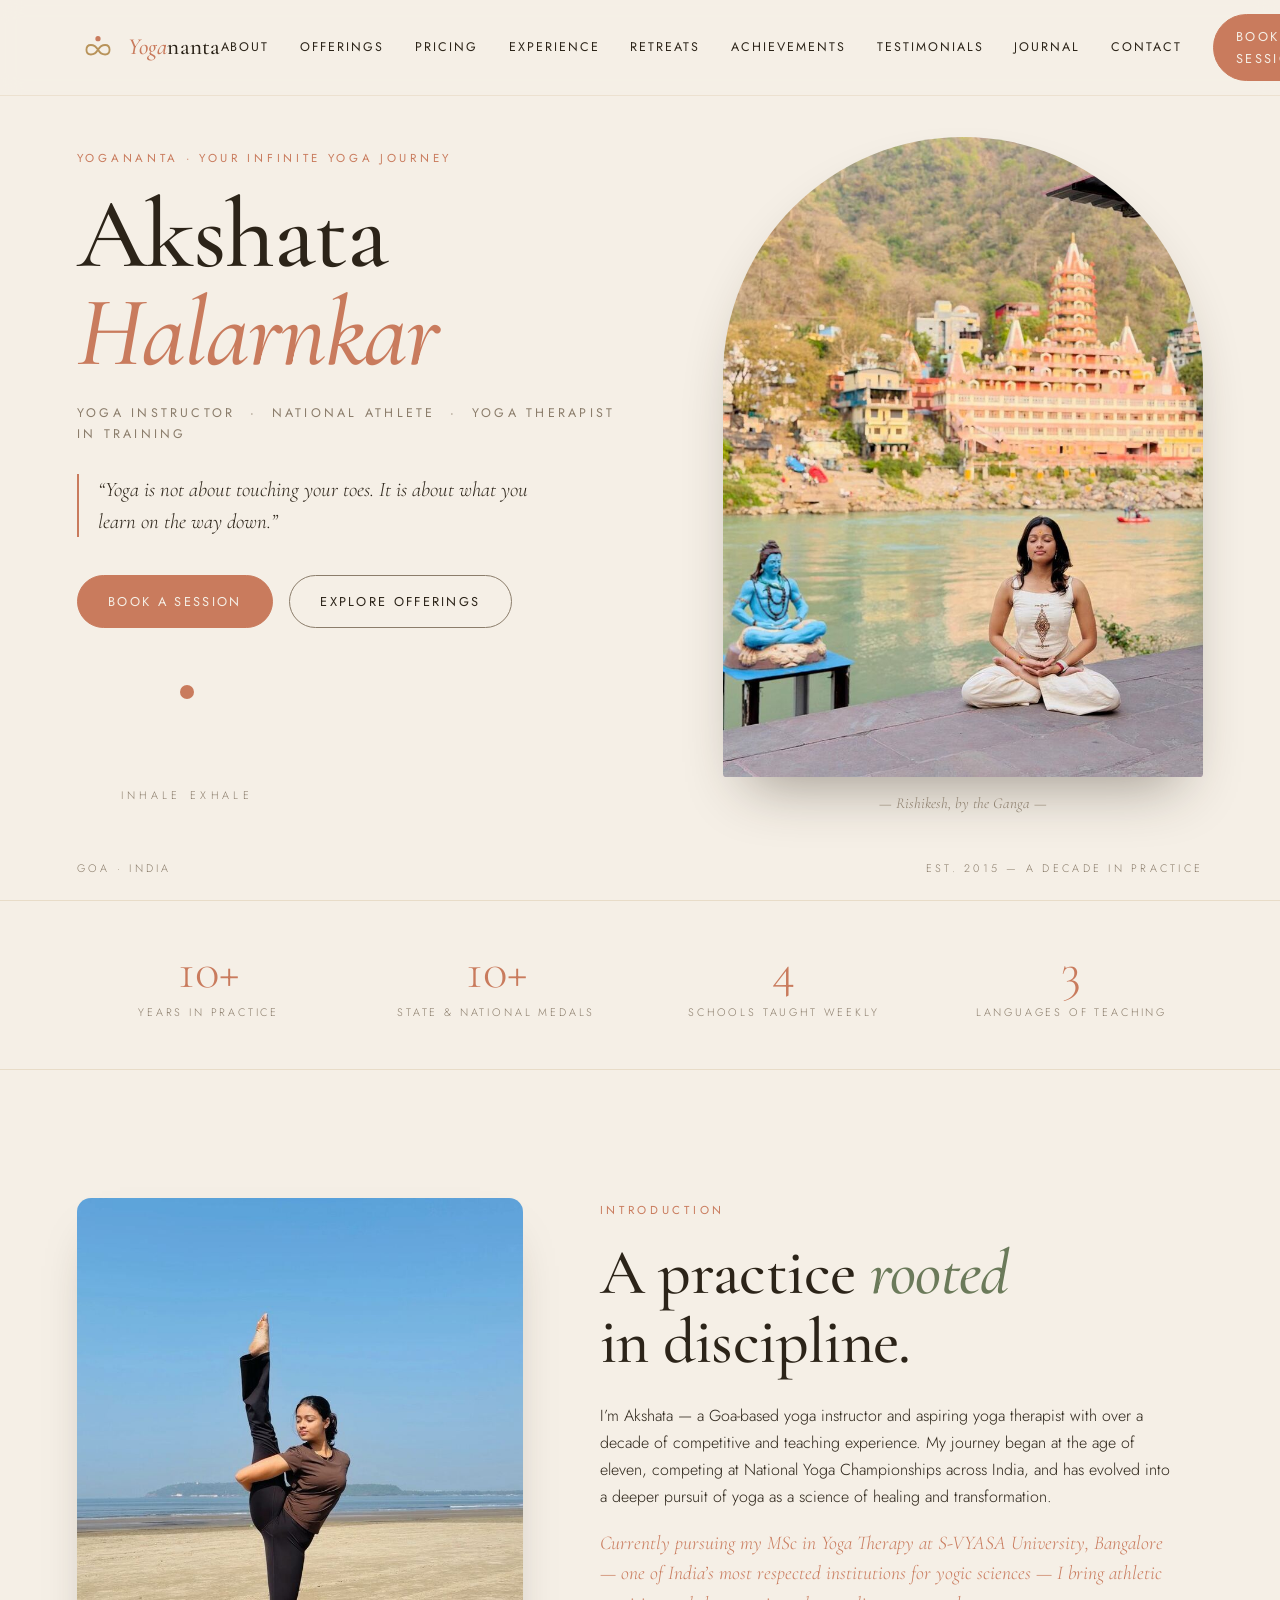
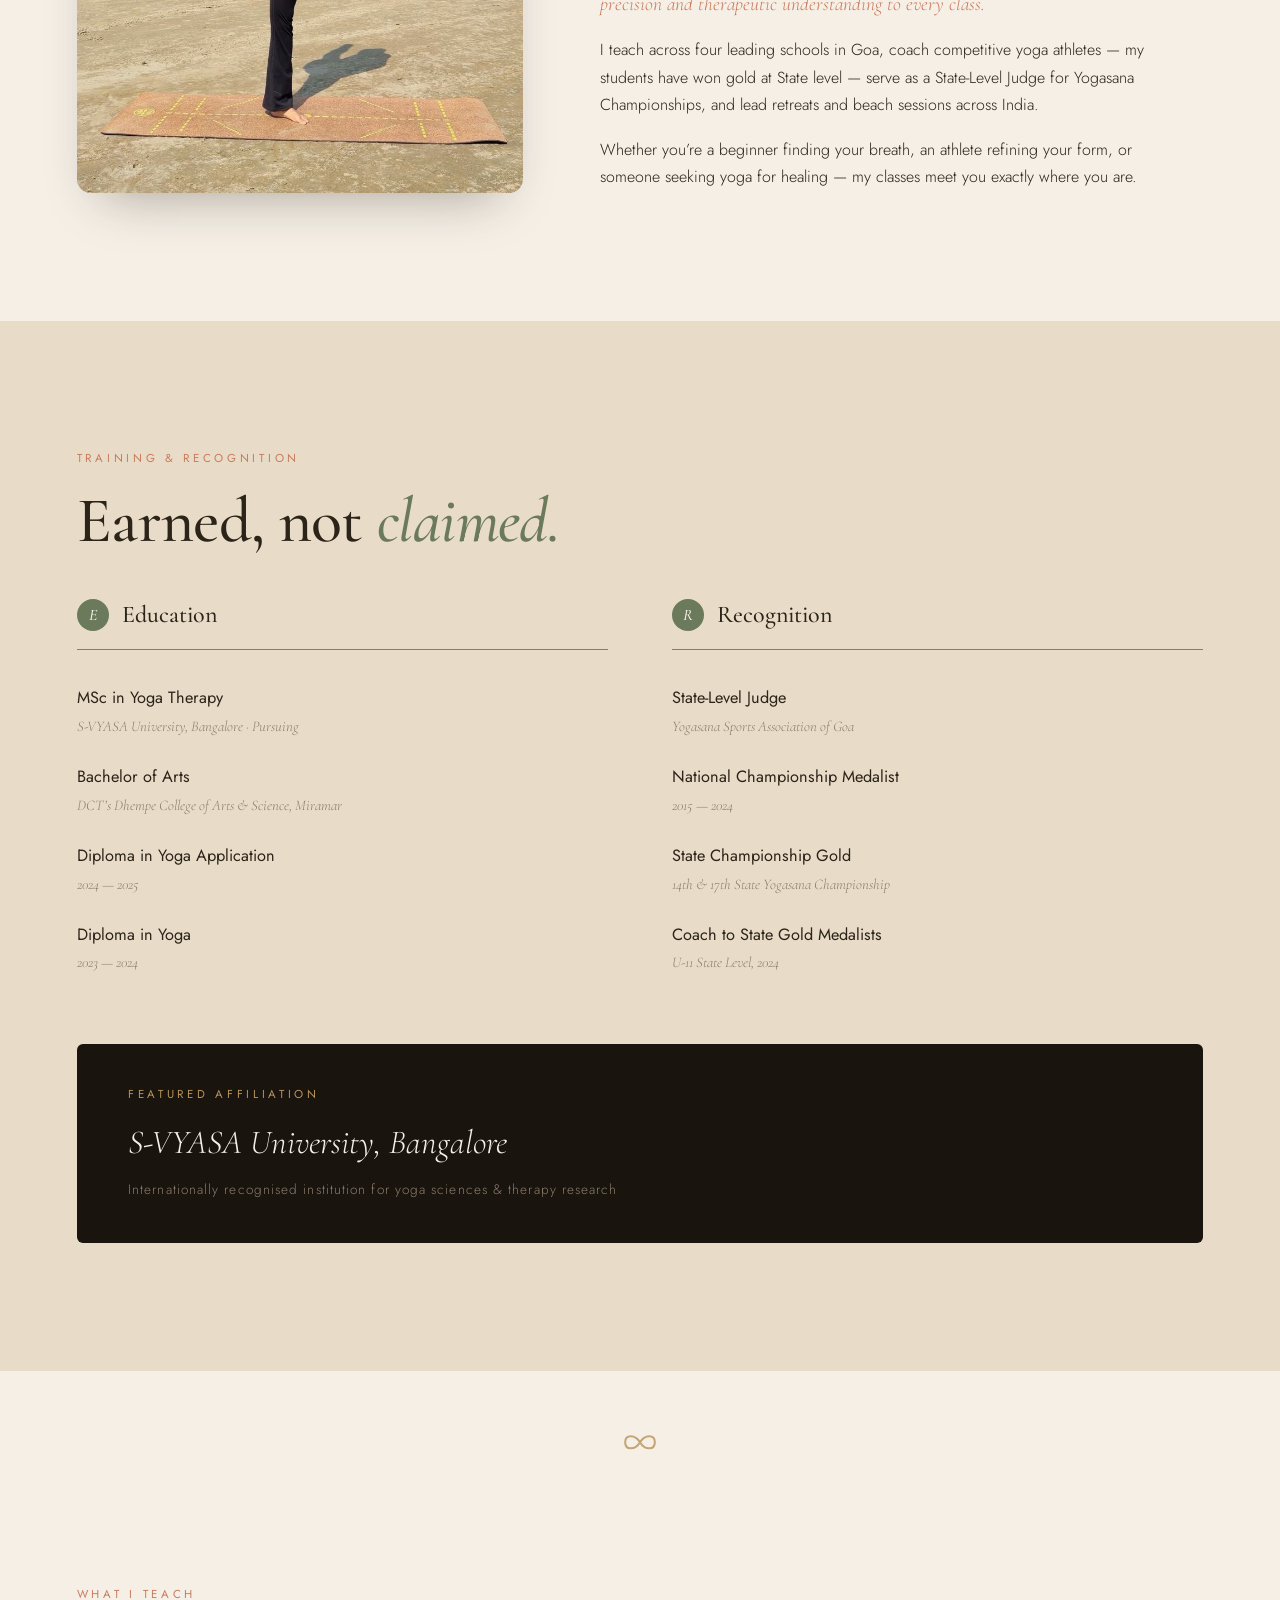
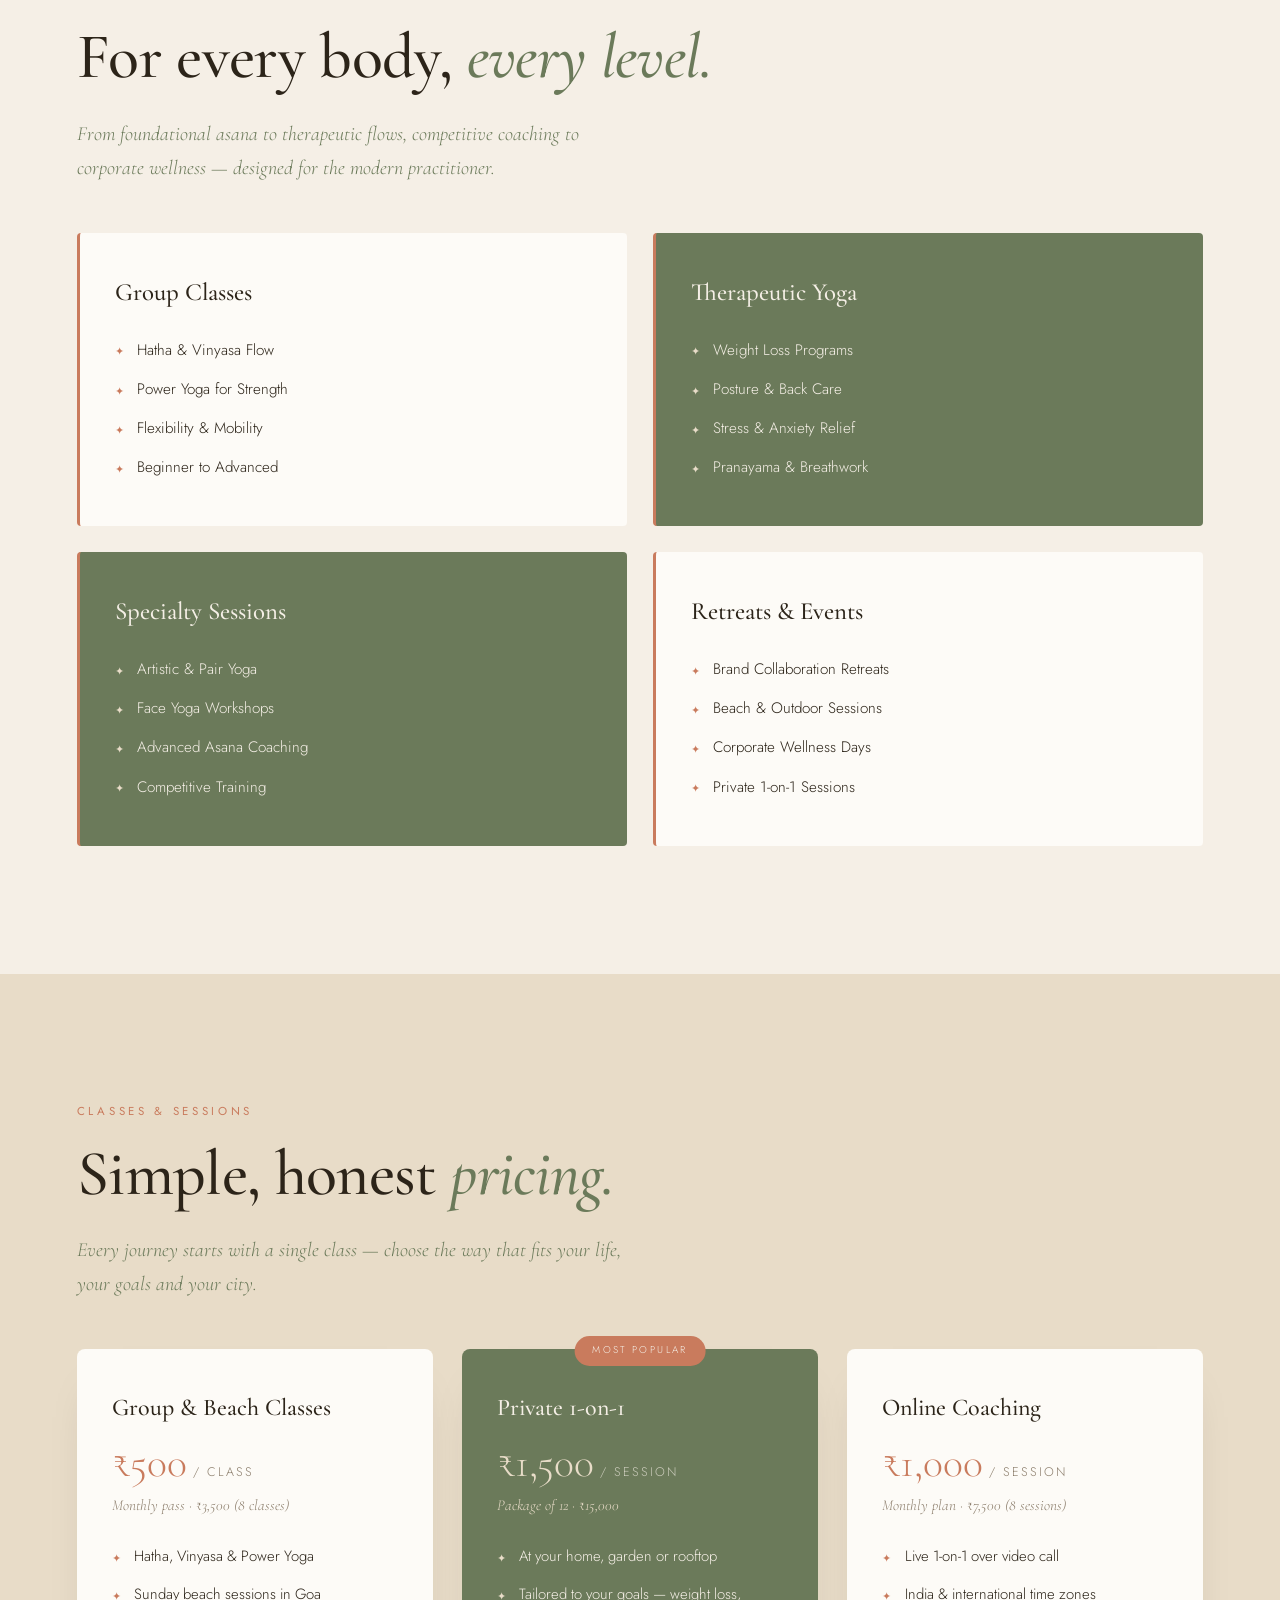
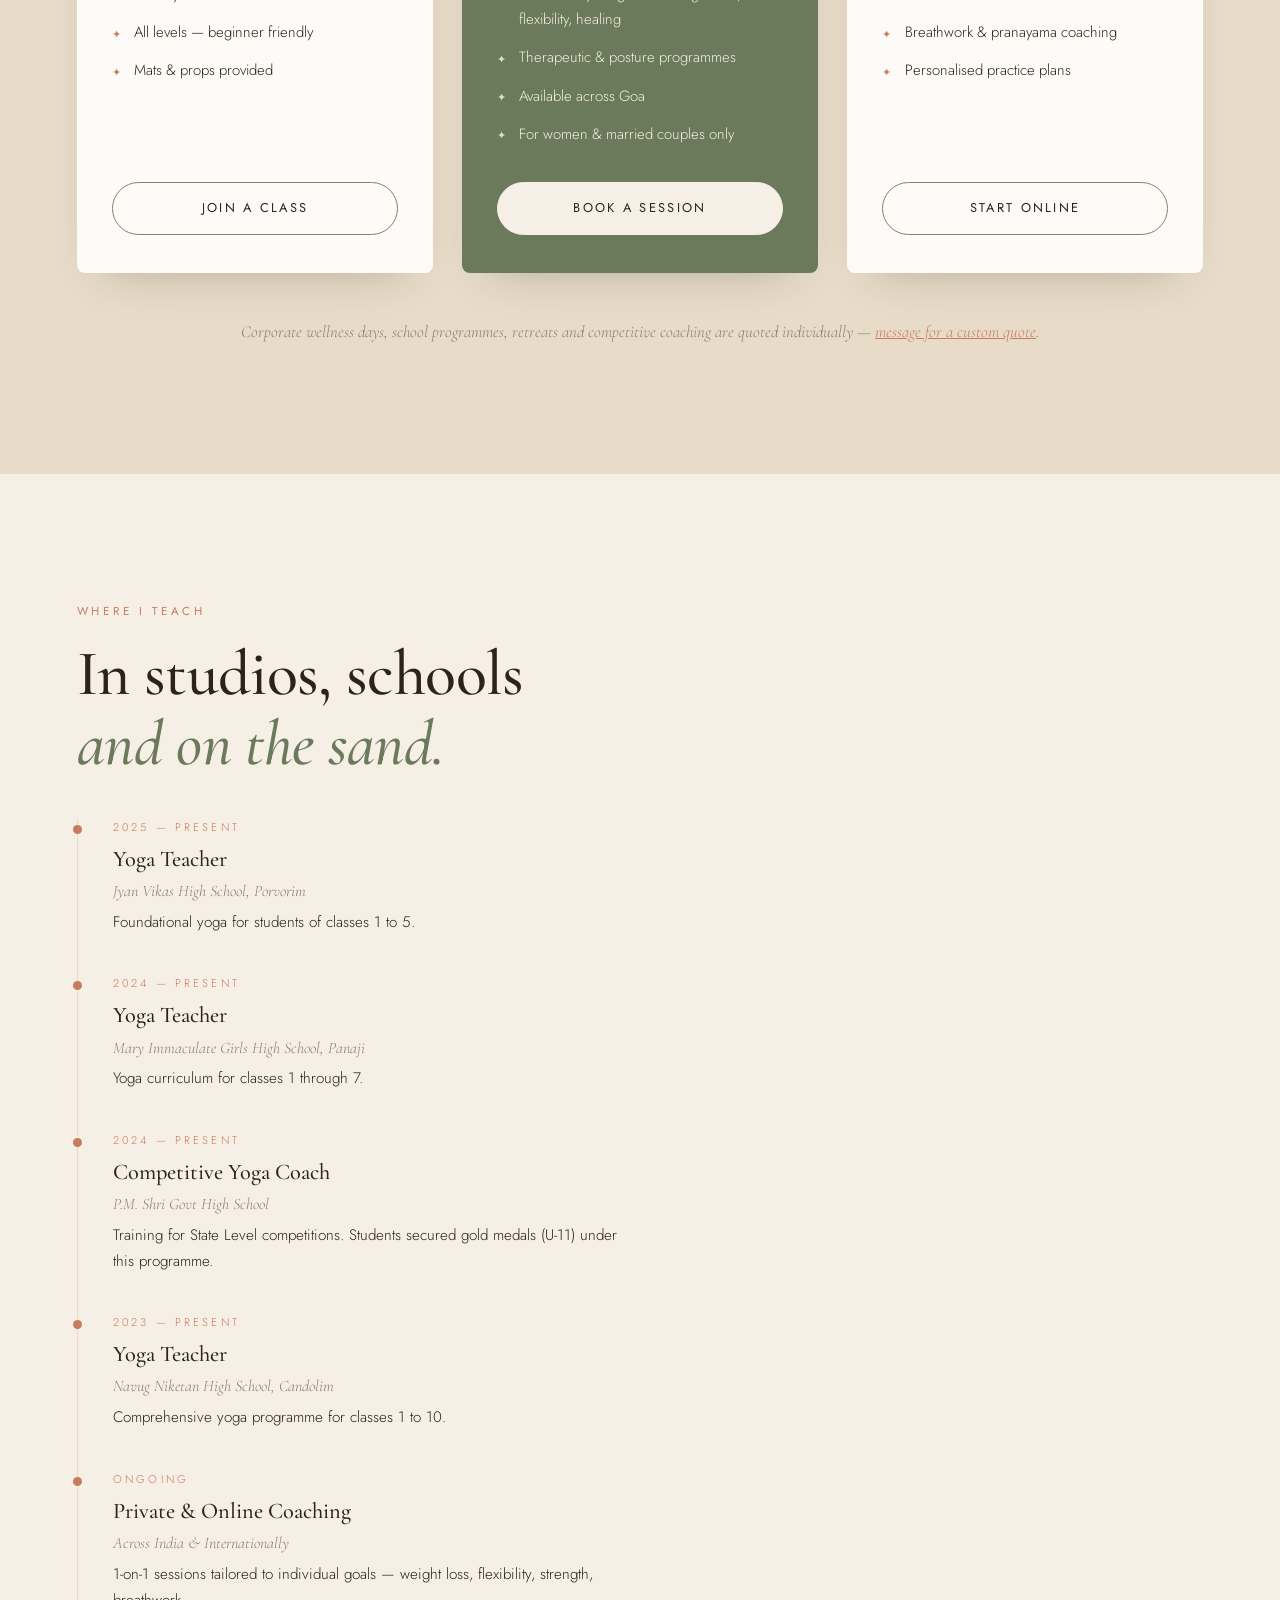
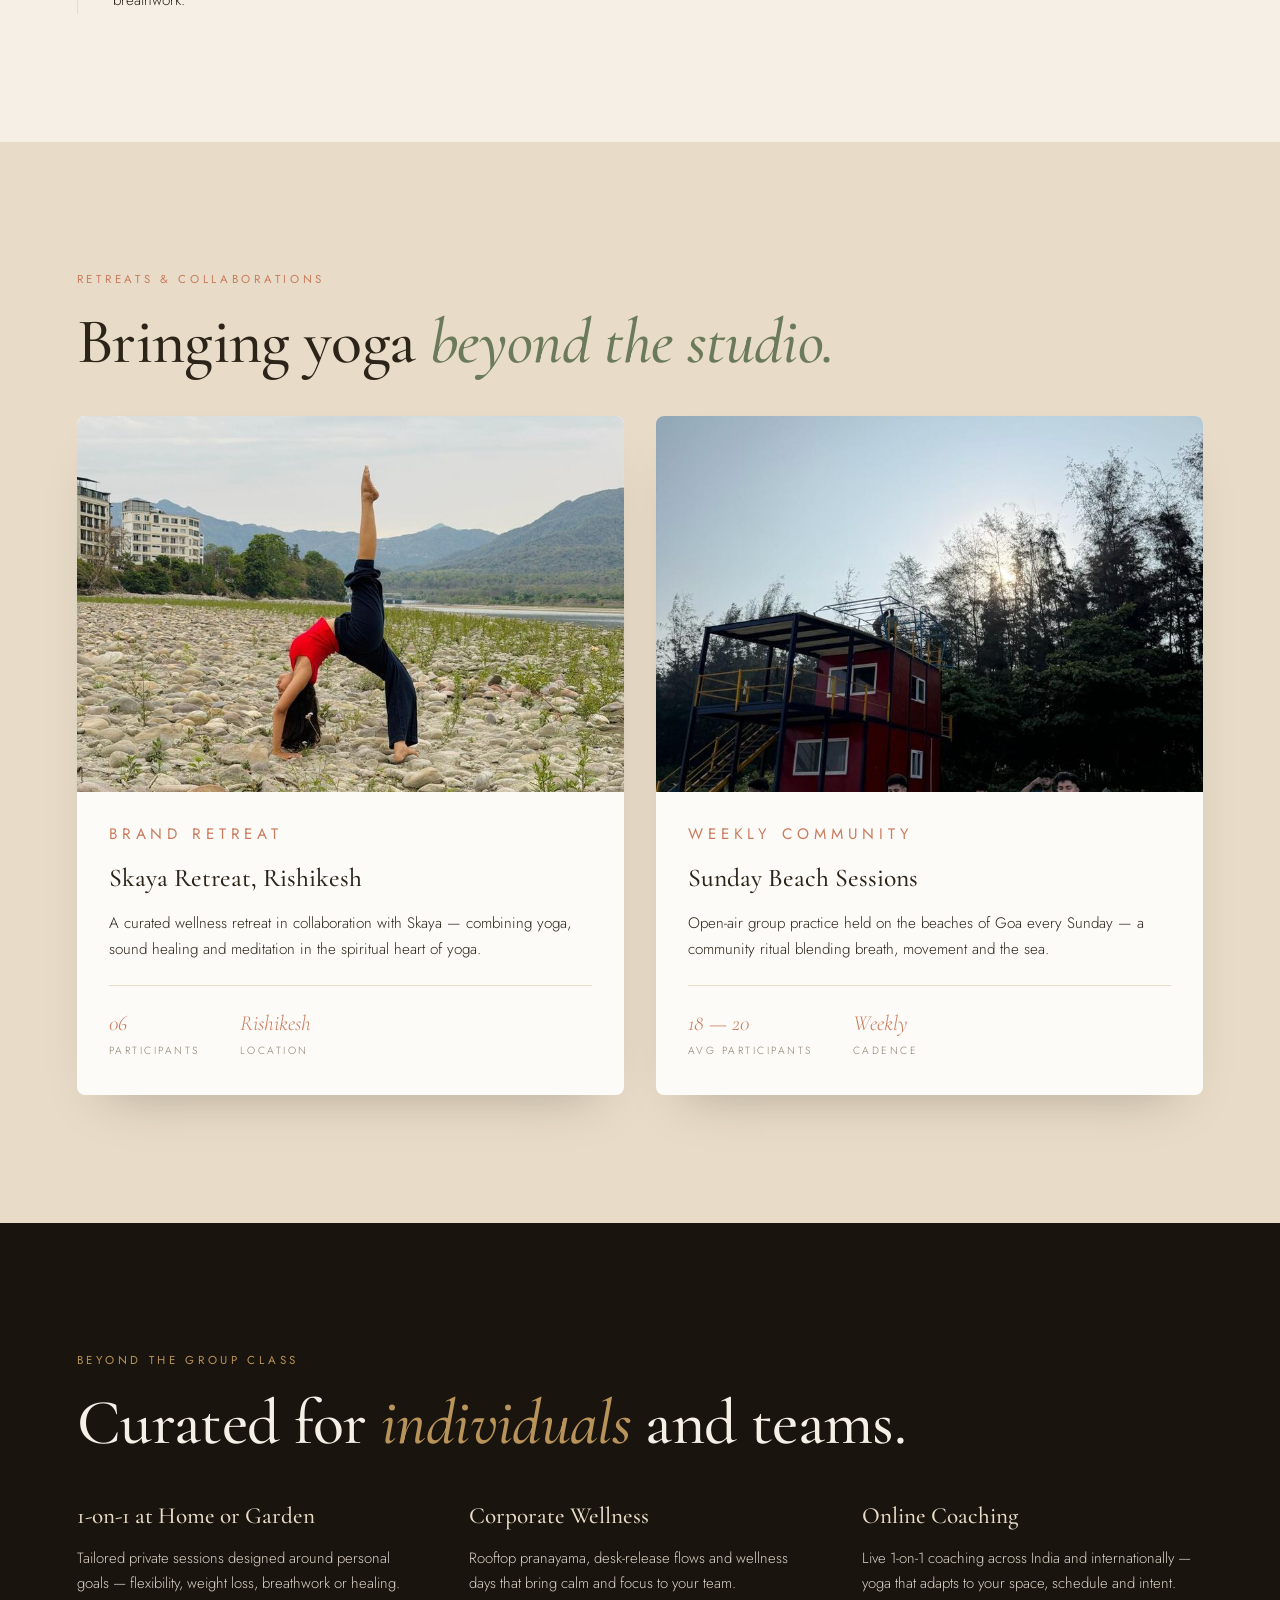
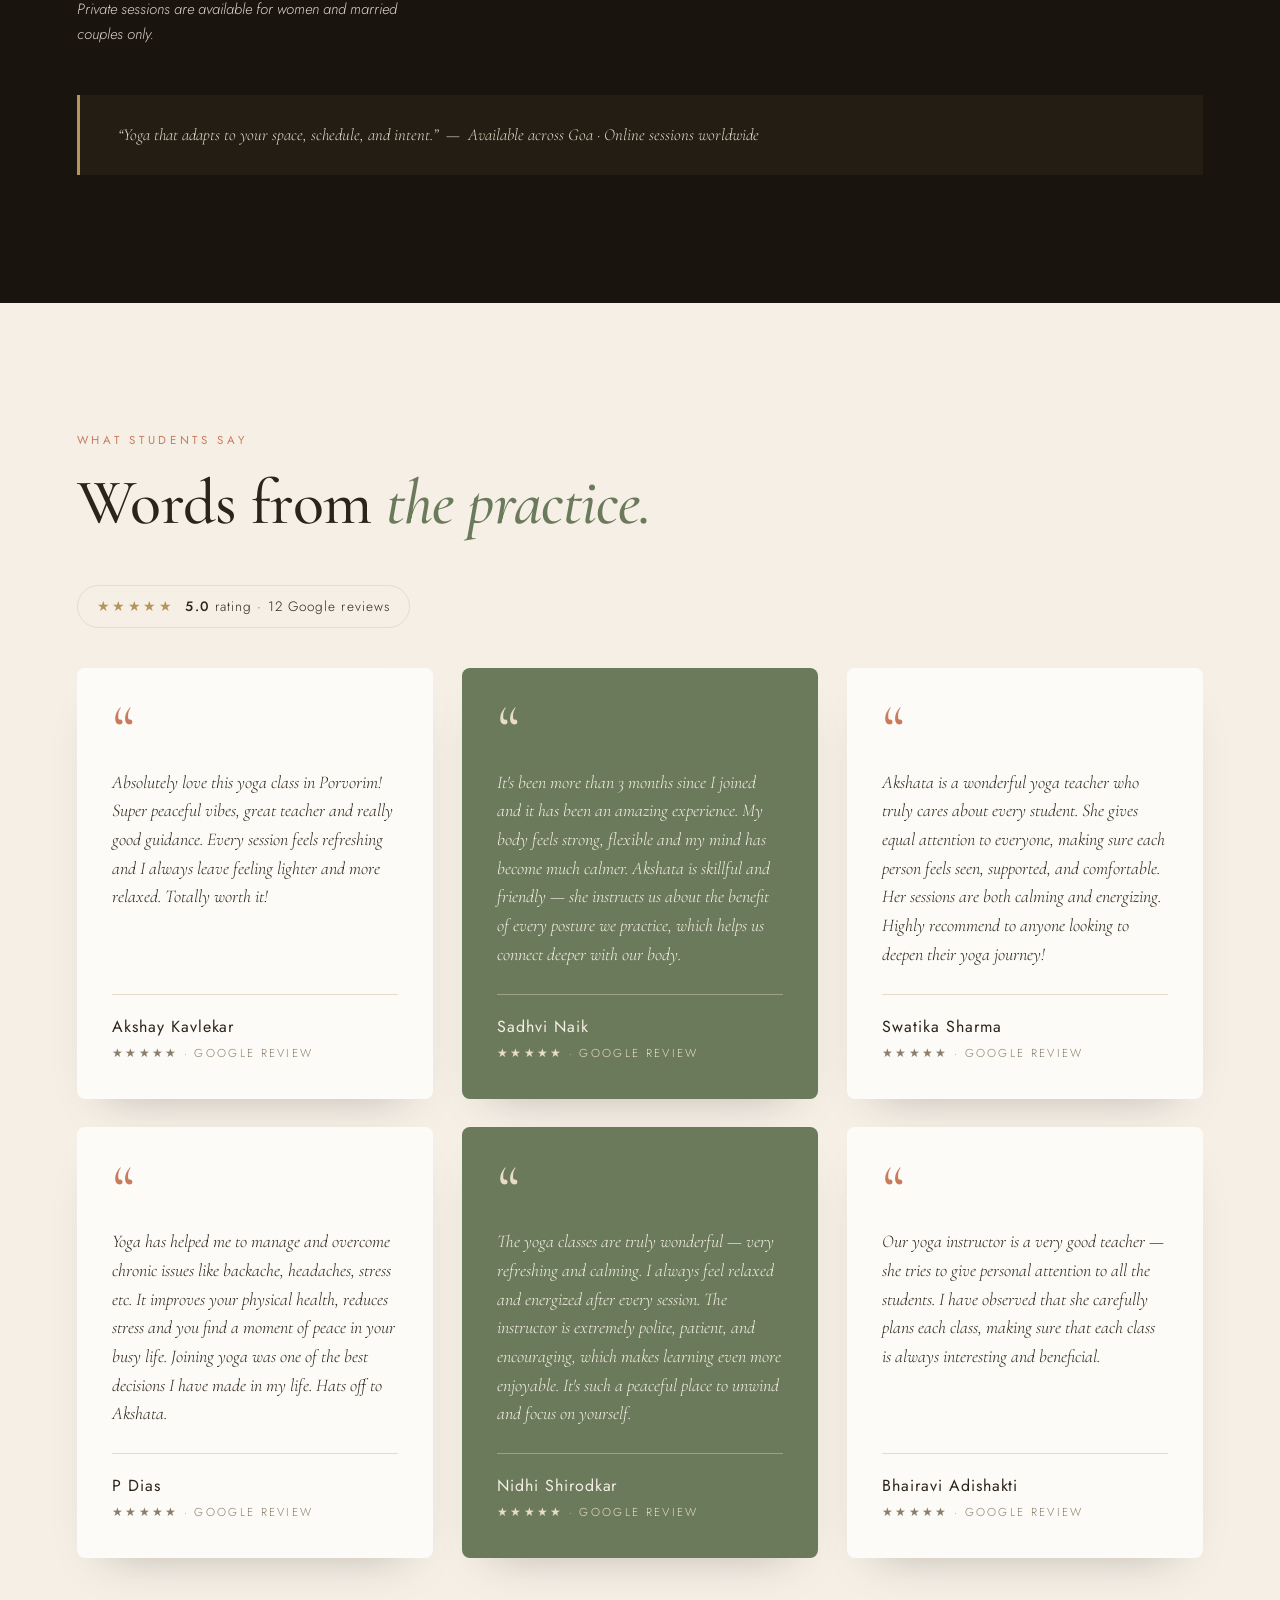
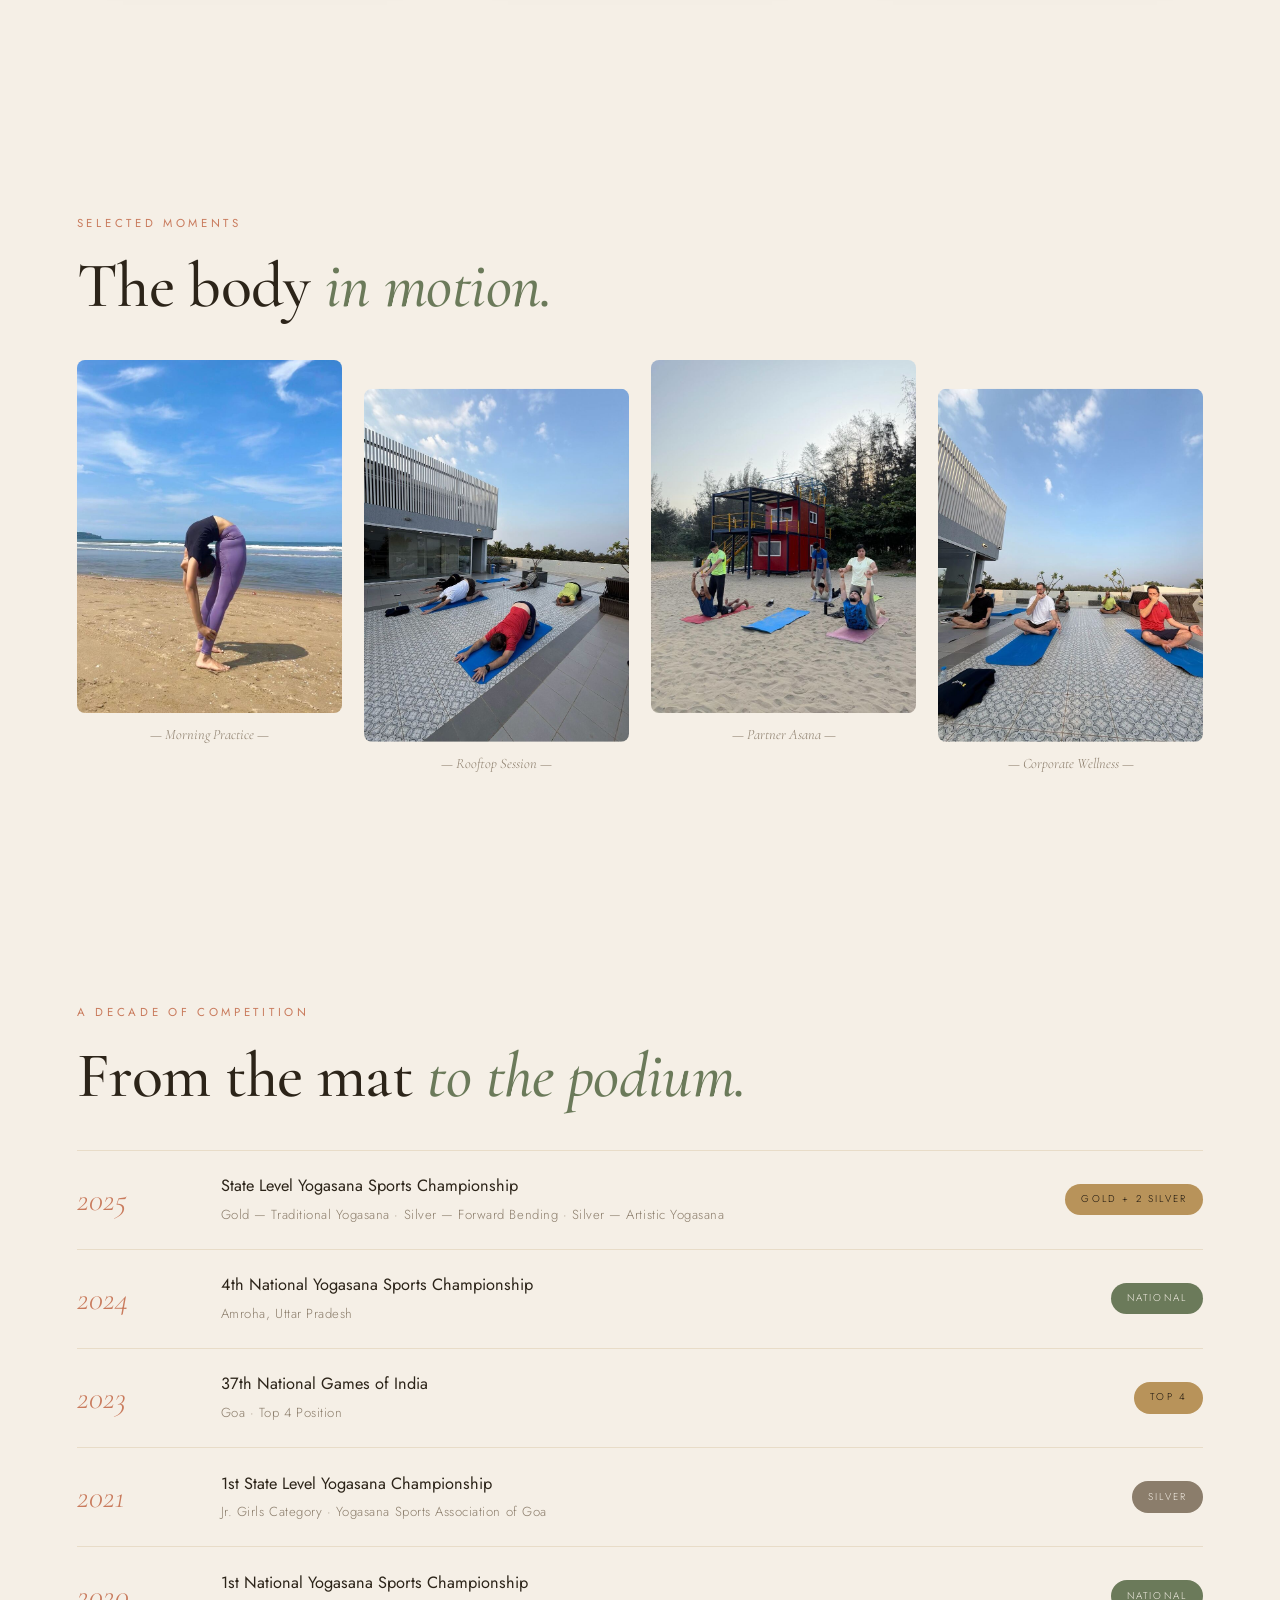
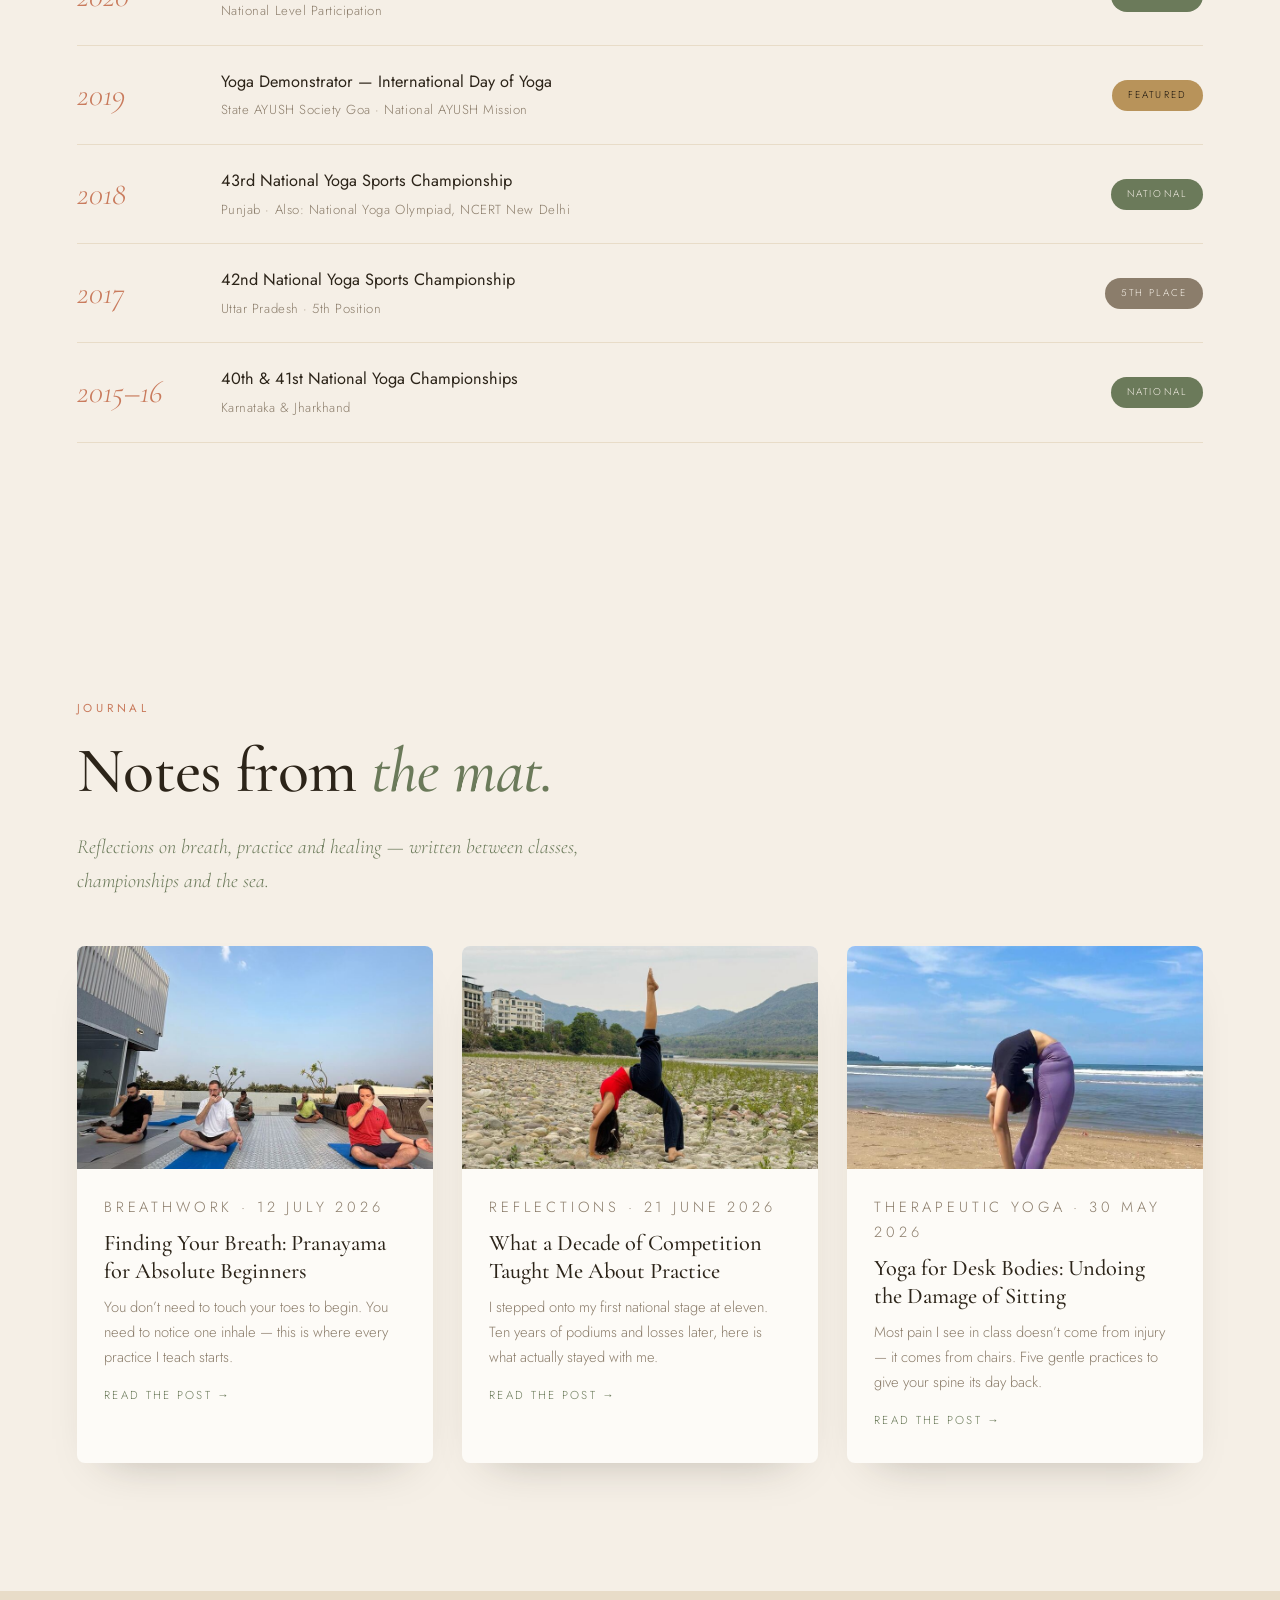
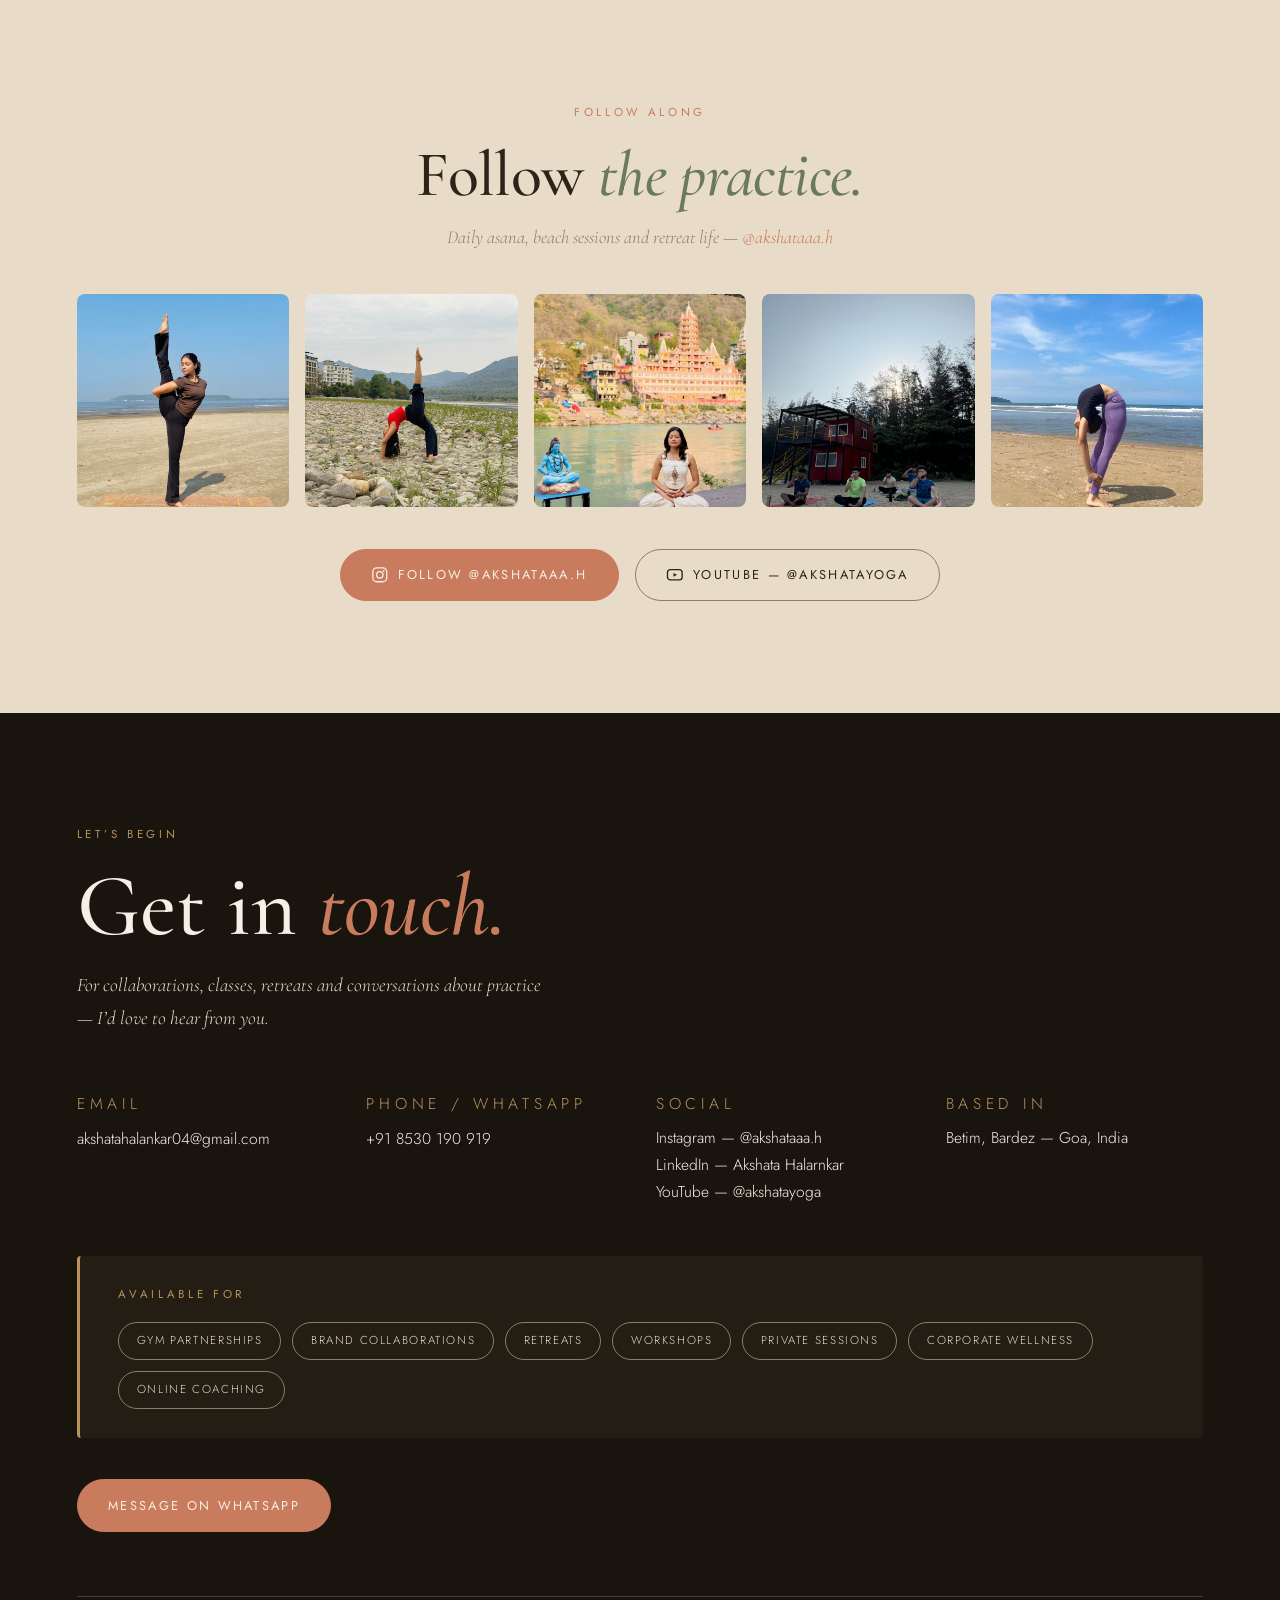
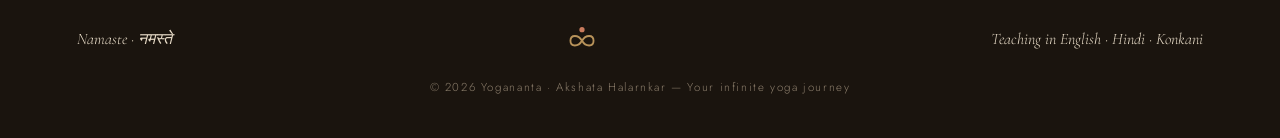
<file: index.html>
<!DOCTYPE html>
<html lang="en">
<head>
  <meta charset="UTF-8">
  <meta name="viewport" content="width=device-width, initial-scale=1.0">
  <title>Yoga Classes in Porvorim, Goa | Yogananta — Akshata Halarnkar</title>
  <meta name="description" content="Yoga classes in Porvorim & Pilerne, Goa with Akshata Halarnkar — national athlete and yoga therapist in training. Group classes, Hatha, Iyengar & power yoga, online classes, therapeutic, private & corporate sessions.">
  <link rel="canonical" href="https://yogananta.in/">

  <!-- Social sharing -->
  <meta property="og:type" content="website">
  <meta property="og:site_name" content="Yogananta">
  <meta property="og:title" content="Yoga Classes in Porvorim, Goa | Yogananta — Akshata Halarnkar">
  <meta property="og:description" content="Group & private yoga classes in Porvorim, Goa. Hatha, Iyengar, power yoga, therapeutic yoga and online sessions with Akshata Halarnkar.">
  <meta property="og:url" content="https://yogananta.in/">
  <meta property="og:image" content="https://yogananta.in/assets/hero-rishikesh.jpg">
  <meta name="twitter:card" content="summary_large_image">

  <!-- Local business structured data -->
  <script type="application/ld+json">
  {
    "@context": "https://schema.org",
    "@type": "ExerciseGym",
    "name": "Yoga classes by YogAnanta",
    "alternateName": "Yogananta",
    "description": "Yoga studio in Porvorim, Goa offering group lessons, family yoga, Hatha yoga, Iyengar yoga, power yoga, private lessons and online classes, led by Akshata Halarnkar.",
    "url": "https://yogananta.in/",
    "telephone": "+91 85301 90919",
    "image": "https://yogananta.in/assets/hero-rishikesh.jpg",
    "priceRange": "₹₹",
    "address": {
      "@type": "PostalAddress",
      "streetAddress": "Jnyan Vikas School, PDA Colony, Pilerne",
      "addressLocality": "Porvorim",
      "addressRegion": "Goa",
      "postalCode": "403521",
      "addressCountry": "IN"
    },
    "areaServed": ["Porvorim", "Pilerne", "Nerul", "Goa"],
    "founder": {
      "@type": "Person",
      "name": "Akshata Halarnkar",
      "jobTitle": "Yoga Instructor"
    },
    "sameAs": [
      "https://www.instagram.com/akshataaa.h/",
      "https://www.youtube.com/@akshatayoga"
    ]
  }
  </script>

  <link rel="preconnect" href="https://fonts.googleapis.com">
  <link rel="preconnect" href="https://fonts.gstatic.com" crossorigin>
  <link href="https://fonts.googleapis.com/css2?family=Cormorant+Garamond:ital,wght@0,400;0,500;0,600;1,400;1,500;1,600&family=Jost:wght@200;300;400;500&display=swap" rel="stylesheet">
  <link rel="stylesheet" href="css/style.css?v=7">
  <link rel="icon" href="data:image/svg+xml,%3Csvg xmlns='http://www.w3.org/2000/svg' viewBox='0 0 80 52'%3E%3Ccircle cx='40' cy='9' r='5' fill='%23C97B5D'/%3E%3Cpath d='M40 30 C33 18 18 18 18 30 C18 42 33 42 40 30 C47 18 62 18 62 30 C62 42 47 42 40 30 Z' fill='none' stroke='%23B8935A' stroke-width='4'/%3E%3C/svg%3E">
</head>
<body>

  <!-- ═══════════ NAV ═══════════ -->
  <header class="nav" id="top">
    <a class="nav__logo" href="#top" aria-label="Yogananta home">
      <svg class="logo-mark" viewBox="0 0 80 52" aria-hidden="true">
        <circle cx="40" cy="9" r="5" fill="var(--terracotta)"/>
        <path d="M40 30 C33 18 18 18 18 30 C18 42 33 42 40 30 C47 18 62 18 62 30 C62 42 47 42 40 30 Z"
              fill="none" stroke="var(--gold)" stroke-width="3.5" stroke-linecap="round"/>
      </svg>
      <span class="nav__wordmark"><em>Yoga</em>nanta</span>
    </a>
    <nav class="nav__links" id="navLinks" aria-label="Primary">
      <a href="#about">About</a>
      <a href="#offerings">Offerings</a>
      <a href="#pricing">Pricing</a>
      <a href="#experience">Experience</a>
      <a href="#retreats">Retreats</a>
      <a href="#championships">Achievements</a>
      <a href="#testimonials">Testimonials</a>
      <a href="#journal">Journal</a>
      <a href="#contact">Contact</a>
      <a class="btn btn--solid nav__cta" href="https://wa.me/918530190919?text=Namaste%20Akshata%2C%20I%27d%20like%20to%20book%20a%20yoga%20session."
         target="_blank" rel="noopener">Book a session</a>
    </nav>
    <button class="nav__toggle" id="navToggle" aria-label="Open menu" aria-expanded="false" aria-controls="navLinks">
      <span></span><span></span>
    </button>
  </header>

  <main>

  <!-- ═══════════ HERO ═══════════ -->
  <section class="hero">
    <div class="hero__text">
      <p class="eyebrow">Yogananta · Your infinite yoga journey</p>
      <h1 class="hero__title">Akshata<br><em>Halarnkar</em></h1>
      <p class="hero__roles">Yoga Instructor &nbsp;·&nbsp; National Athlete &nbsp;·&nbsp; Yoga Therapist in Training</p>
      <blockquote class="hero__quote">
        “Yoga is not about touching your toes. It is about what you learn on the way down.”
      </blockquote>
      <div class="hero__actions">
        <a class="btn btn--solid" href="https://wa.me/918530190919?text=Namaste%20Akshata%2C%20I%27d%20like%20to%20book%20a%20yoga%20session." target="_blank" rel="noopener">Book a session</a>
        <a class="btn btn--ghost" href="#offerings">Explore offerings</a>
      </div>

      <div class="breath" aria-hidden="true">
        <svg class="breath__loop" viewBox="0 0 220 96">
          <circle cx="110" cy="16" r="7" fill="var(--terracotta)"/>
          <path class="breath__path" d="M110 58 C92 26 22 26 22 58 C22 90 92 90 110 58 C128 26 198 26 198 58 C198 90 128 90 110 58 Z"
                fill="none" stroke="var(--gold)" stroke-width="2.5" stroke-linecap="round"/>
        </svg>
        <p class="breath__cue"><span class="breath__in">inhale</span><span class="breath__out">exhale</span></p>
      </div>
    </div>

    <figure class="hero__figure">
      <img src="assets/hero-rishikesh.jpg" alt="Akshata meditating by the Ganga in Rishikesh" fetchpriority="high">
      <figcaption class="hero__caption">— Rishikesh, by the Ganga —</figcaption>
    </figure>

    <p class="hero__meta hero__meta--left">Goa · India</p>
    <p class="hero__meta hero__meta--right">Est. 2015 — a decade in practice</p>
  </section>

  <!-- ═══════════ STATS ═══════════ -->
  <section class="stats reveal">
    <div class="stat"><span class="stat__num">10+</span><span class="stat__label">Years in practice</span></div>
    <div class="stat"><span class="stat__num">10+</span><span class="stat__label">State &amp; national medals</span></div>
    <div class="stat"><span class="stat__num">4</span><span class="stat__label">Schools taught weekly</span></div>
    <div class="stat"><span class="stat__num">3</span><span class="stat__label">Languages of teaching</span></div>
  </section>

  <!-- ═══════════ ABOUT ═══════════ -->
  <section class="section about" id="about">
    <figure class="about__figure reveal">
      <img src="assets/akshata-athletic.jpg" alt="Akshata holding a standing split on the beach" loading="lazy">
    </figure>
    <div class="about__text">
      <p class="eyebrow reveal">Introduction</p>
      <h2 class="headline reveal">A practice <em>rooted</em><br>in discipline.</h2>
      <p class="reveal">I’m Akshata — a Goa-based yoga instructor and aspiring yoga therapist with over a decade of competitive and teaching experience. My journey began at the age of eleven, competing at National Yoga Championships across India, and has evolved into a deeper pursuit of yoga as a science of healing and transformation.</p>
      <p class="about__accent reveal">Currently pursuing my MSc in Yoga Therapy at S-VYASA University, Bangalore — one of India’s most respected institutions for yogic sciences — I bring athletic precision and therapeutic understanding to every class.</p>
      <p class="reveal">I teach across four leading schools in Goa, coach competitive yoga athletes — my students have won gold at State level — serve as a State-Level Judge for Yogasana Championships, and lead retreats and beach sessions across India.</p>
      <p class="reveal">Whether you’re a beginner finding your breath, an athlete refining your form, or someone seeking yoga for healing — my classes meet you exactly where you are.</p>
    </div>
  </section>

  <!-- ═══════════ CREDENTIALS ═══════════ -->
  <section class="section credentials" id="credentials">
    <p class="eyebrow reveal">Training &amp; recognition</p>
    <h2 class="headline reveal">Earned, not <em>claimed.</em></h2>
    <div class="credentials__cols">
      <div class="cred-col reveal">
        <h3 class="cred-col__title"><span class="cred-col__badge">E</span>Education</h3>
        <ul>
          <li><strong>MSc in Yoga Therapy</strong><span>S-VYASA University, Bangalore · Pursuing</span></li>
          <li><strong>Bachelor of Arts</strong><span>DCT’s Dhempe College of Arts &amp; Science, Miramar</span></li>
          <li><strong>Diploma in Yoga Application</strong><span>2024 — 2025</span></li>
          <li><strong>Diploma in Yoga</strong><span>2023 — 2024</span></li>
        </ul>
      </div>
      <div class="cred-col reveal">
        <h3 class="cred-col__title"><span class="cred-col__badge">R</span>Recognition</h3>
        <ul>
          <li><strong>State-Level Judge</strong><span>Yogasana Sports Association of Goa</span></li>
          <li><strong>National Championship Medalist</strong><span>2015 — 2024</span></li>
          <li><strong>State Championship Gold</strong><span>14th &amp; 17th State Yogasana Championship</span></li>
          <li><strong>Coach to State Gold Medalists</strong><span>U-11 State Level, 2024</span></li>
        </ul>
      </div>
    </div>
    <div class="affiliation reveal">
      <p class="eyebrow eyebrow--light">Featured affiliation</p>
      <p class="affiliation__name">S-VYASA University, Bangalore</p>
      <p class="affiliation__note">Internationally recognised institution for yoga sciences &amp; therapy research</p>
    </div>
  </section>

  <div class="divider" aria-hidden="true">
    <svg viewBox="0 0 80 52"><path d="M40 30 C33 18 18 18 18 30 C18 42 33 42 40 30 C47 18 62 18 62 30 C62 42 47 42 40 30 Z" fill="none" stroke="var(--gold)" stroke-width="3"/></svg>
  </div>

  <!-- ═══════════ OFFERINGS ═══════════ -->
  <section class="section offerings" id="offerings">
    <p class="eyebrow reveal">What I teach</p>
    <h2 class="headline reveal">For every body, <em>every level.</em></h2>
    <p class="section__lede reveal">From foundational asana to therapeutic flows, competitive coaching to corporate wellness — designed for the modern practitioner.</p>
    <div class="offerings__grid">
      <article class="offer-card reveal">
        <h3>Group Classes</h3>
        <ul>
          <li>Hatha &amp; Vinyasa Flow</li>
          <li>Power Yoga for Strength</li>
          <li>Flexibility &amp; Mobility</li>
          <li>Beginner to Advanced</li>
        </ul>
      </article>
      <article class="offer-card offer-card--moss reveal">
        <h3>Therapeutic Yoga</h3>
        <ul>
          <li>Weight Loss Programs</li>
          <li>Posture &amp; Back Care</li>
          <li>Stress &amp; Anxiety Relief</li>
          <li>Pranayama &amp; Breathwork</li>
        </ul>
      </article>
      <article class="offer-card offer-card--moss reveal">
        <h3>Specialty Sessions</h3>
        <ul>
          <li>Artistic &amp; Pair Yoga</li>
          <li>Face Yoga Workshops</li>
          <li>Advanced Asana Coaching</li>
          <li>Competitive Training</li>
        </ul>
      </article>
      <article class="offer-card reveal">
        <h3>Retreats &amp; Events</h3>
        <ul>
          <li>Brand Collaboration Retreats</li>
          <li>Beach &amp; Outdoor Sessions</li>
          <li>Corporate Wellness Days</li>
          <li>Private 1-on-1 Sessions</li>
        </ul>
      </article>
    </div>
  </section>

  <!-- ═══════════ PRICING ═══════════ -->
  <section class="section pricing" id="pricing">
    <p class="eyebrow reveal">Classes &amp; sessions</p>
    <h2 class="headline reveal">Simple, honest <em>pricing.</em></h2>
    <p class="section__lede reveal">Every journey starts with a single class — choose the way that fits your life, your goals and your city.</p>
    <div class="pricing__grid">
      <article class="price-card reveal">
        <h3>Group &amp; Beach Classes</h3>
        <p class="price-card__amount">₹500<span> / class</span></p>
        <p class="price-card__note">Monthly pass · ₹3,500 (8 classes)</p>
        <ul>
          <li>Hatha, Vinyasa &amp; Power Yoga</li>
          <li>Sunday beach sessions in Goa</li>
          <li>All levels — beginner friendly</li>
          <li>Mats &amp; props provided</li>
        </ul>
        <a class="btn btn--ghost" href="https://wa.me/918530190919?text=Namaste%20Akshata%2C%20I%27d%20like%20to%20join%20a%20group%20class." target="_blank" rel="noopener">Join a class</a>
      </article>
      <article class="price-card price-card--featured reveal">
        <p class="price-card__tag">Most popular</p>
        <h3>Private 1-on-1</h3>
        <p class="price-card__amount">₹1,500<span> / session</span></p>
        <p class="price-card__note">Package of 12 · ₹15,000</p>
        <ul>
          <li>At your home, garden or rooftop</li>
          <li>Tailored to your goals — weight loss, flexibility, healing</li>
          <li>Therapeutic &amp; posture programmes</li>
          <li>Available across Goa</li>
          <li>For women &amp; married couples only</li>
        </ul>
        <a class="btn btn--solid" href="https://wa.me/918530190919?text=Namaste%20Akshata%2C%20I%27d%20like%20to%20book%20a%20private%201-on-1%20session." target="_blank" rel="noopener">Book a session</a>
      </article>
      <article class="price-card reveal">
        <h3>Online Coaching</h3>
        <p class="price-card__amount">₹1,000<span> / session</span></p>
        <p class="price-card__note">Monthly plan · ₹7,500 (8 sessions)</p>
        <ul>
          <li>Live 1-on-1 over video call</li>
          <li>India &amp; international time zones</li>
          <li>Breathwork &amp; pranayama coaching</li>
          <li>Personalised practice plans</li>
        </ul>
        <a class="btn btn--ghost" href="https://wa.me/918530190919?text=Namaste%20Akshata%2C%20I%27d%20like%20to%20start%20online%20coaching." target="_blank" rel="noopener">Start online</a>
      </article>
    </div>
    <p class="pricing__custom reveal">Corporate wellness days, school programmes, retreats and competitive coaching are quoted individually — <a href="https://wa.me/918530190919?text=Namaste%20Akshata%2C%20I%27d%20like%20a%20quote%20for%20a%20custom%20programme." target="_blank" rel="noopener">message for a custom quote</a>.</p>
  </section>

  <!-- ═══════════ EXPERIENCE ═══════════ -->
  <section class="section experience" id="experience">
    <p class="eyebrow reveal">Where I teach</p>
    <h2 class="headline reveal">In studios, schools<br><em>and on the sand.</em></h2>
    <ol class="timeline">
      <li class="timeline__item reveal">
        <p class="timeline__period">2025 — Present</p>
        <h3>Yoga Teacher</h3>
        <p class="timeline__place">Jyan Vikas High School, Porvorim</p>
        <p class="timeline__desc">Foundational yoga for students of classes 1 to 5.</p>
      </li>
      <li class="timeline__item reveal">
        <p class="timeline__period">2024 — Present</p>
        <h3>Yoga Teacher</h3>
        <p class="timeline__place">Mary Immaculate Girls High School, Panaji</p>
        <p class="timeline__desc">Yoga curriculum for classes 1 through 7.</p>
      </li>
      <li class="timeline__item reveal">
        <p class="timeline__period">2024 — Present</p>
        <h3>Competitive Yoga Coach</h3>
        <p class="timeline__place">P.M. Shri Govt High School</p>
        <p class="timeline__desc">Training for State Level competitions. Students secured gold medals (U-11) under this programme.</p>
      </li>
      <li class="timeline__item reveal">
        <p class="timeline__period">2023 — Present</p>
        <h3>Yoga Teacher</h3>
        <p class="timeline__place">Navug Niketan High School, Candolim</p>
        <p class="timeline__desc">Comprehensive yoga programme for classes 1 to 10.</p>
      </li>
      <li class="timeline__item reveal">
        <p class="timeline__period">Ongoing</p>
        <h3>Private &amp; Online Coaching</h3>
        <p class="timeline__place">Across India &amp; Internationally</p>
        <p class="timeline__desc">1-on-1 sessions tailored to individual goals — weight loss, flexibility, strength, breathwork.</p>
      </li>
    </ol>
  </section>

  <!-- ═══════════ RETREATS / SIGNATURE WORK ═══════════ -->
  <section class="section retreats" id="retreats">
    <p class="eyebrow reveal">Retreats &amp; collaborations</p>
    <h2 class="headline reveal">Bringing yoga <em>beyond the studio.</em></h2>
    <div class="retreats__grid">
      <article class="retreat-card reveal">
        <figure><img src="assets/wheel-pose.jpg" alt="Wheel pose on the banks of the Ganga, Rishikesh" loading="lazy"></figure>
        <div class="retreat-card__body">
          <p class="eyebrow">Brand retreat</p>
          <h3>Skaya Retreat, Rishikesh</h3>
          <p>A curated wellness retreat in collaboration with Skaya — combining yoga, sound healing and meditation in the spiritual heart of yoga.</p>
          <dl class="retreat-card__stats">
            <div><dt>06</dt><dd>Participants</dd></div>
            <div><dt>Rishikesh</dt><dd>Location</dd></div>
          </dl>
        </div>
      </article>
      <article class="retreat-card reveal">
        <figure><img src="assets/beach-session.jpg" alt="Sunday beach pranayama session in Goa" loading="lazy"></figure>
        <div class="retreat-card__body">
          <p class="eyebrow">Weekly community</p>
          <h3>Sunday Beach Sessions</h3>
          <p>Open-air group practice held on the beaches of Goa every Sunday — a community ritual blending breath, movement and the sea.</p>
          <dl class="retreat-card__stats">
            <div><dt>18 — 20</dt><dd>Avg participants</dd></div>
            <div><dt>Weekly</dt><dd>Cadence</dd></div>
          </dl>
        </div>
      </article>
    </div>
  </section>

  <!-- ═══════════ PRIVATE & CORPORATE ═══════════ -->
  <section class="section private">
    <p class="eyebrow eyebrow--light reveal">Beyond the group class</p>
    <h2 class="headline headline--light reveal">Curated for <em>individuals</em> and teams.</h2>
    <div class="private__grid">
      <div class="private__item reveal">
        <h3>1-on-1 at Home or Garden</h3>
        <p>Tailored private sessions designed around personal goals — flexibility, weight loss, breathwork or healing. <em>Private sessions are available for women and married couples only.</em></p>
      </div>
      <div class="private__item reveal">
        <h3>Corporate Wellness</h3>
        <p>Rooftop pranayama, desk-release flows and wellness days that bring calm and focus to your team.</p>
      </div>
      <div class="private__item reveal">
        <h3>Online Coaching</h3>
        <p>Live 1-on-1 coaching across India and internationally — yoga that adapts to your space, schedule and intent.</p>
      </div>
    </div>
    <p class="private__note reveal">“Yoga that adapts to your space, schedule, and intent.” &nbsp;—&nbsp; Available across Goa · Online sessions worldwide</p>
  </section>

  <!-- ═══════════ TESTIMONIALS ═══════════ -->
  <section class="section testimonials" id="testimonials">
    <p class="eyebrow reveal">What students say</p>
    <h2 class="headline reveal">Words from <em>the practice.</em></h2>
    <a class="google-badge reveal" href="https://www.google.com/search?q=Yoga+classes+by+YogAnanta+Porvorim+Goa+reviews" target="_blank" rel="noopener">
      <span class="google-badge__stars" aria-hidden="true">★★★★★</span>
      <span class="google-badge__text"><strong>5.0</strong> rating · 12 Google reviews</span>
    </a>
    <div class="testimonials__grid">
      <figure class="quote-card reveal">
        <div class="quote-card__mark" aria-hidden="true">“</div>
        <blockquote>Absolutely love this yoga class in Porvorim! Super peaceful vibes, great teacher and really good guidance. Every session feels refreshing and I always leave feeling lighter and more relaxed. Totally worth it!</blockquote>
        <figcaption>
          <span class="quote-card__name">Akshay Kavlekar</span>
          <span class="quote-card__role">★★★★★ · Google review</span>
        </figcaption>
      </figure>
      <figure class="quote-card quote-card--accent reveal">
        <div class="quote-card__mark" aria-hidden="true">“</div>
        <blockquote>It's been more than 3 months since I joined and it has been an amazing experience. My body feels strong, flexible and my mind has become much calmer. Akshata is skillful and friendly — she instructs us about the benefit of every posture we practice, which helps us connect deeper with our body.</blockquote>
        <figcaption>
          <span class="quote-card__name">Sadhvi Naik</span>
          <span class="quote-card__role">★★★★★ · Google review</span>
        </figcaption>
      </figure>
      <figure class="quote-card reveal">
        <div class="quote-card__mark" aria-hidden="true">“</div>
        <blockquote>Akshata is a wonderful yoga teacher who truly cares about every student. She gives equal attention to everyone, making sure each person feels seen, supported, and comfortable. Her sessions are both calming and energizing. Highly recommend to anyone looking to deepen their yoga journey!</blockquote>
        <figcaption>
          <span class="quote-card__name">Swatika Sharma</span>
          <span class="quote-card__role">★★★★★ · Google review</span>
        </figcaption>
      </figure>
      <figure class="quote-card reveal">
        <div class="quote-card__mark" aria-hidden="true">“</div>
        <blockquote>Yoga has helped me to manage and overcome chronic issues like backache, headaches, stress etc. It improves your physical health, reduces stress and you find a moment of peace in your busy life. Joining yoga was one of the best decisions I have made in my life. Hats off to Akshata.</blockquote>
        <figcaption>
          <span class="quote-card__name">P Dias</span>
          <span class="quote-card__role">★★★★★ · Google review</span>
        </figcaption>
      </figure>
      <figure class="quote-card quote-card--accent reveal">
        <div class="quote-card__mark" aria-hidden="true">“</div>
        <blockquote>The yoga classes are truly wonderful — very refreshing and calming. I always feel relaxed and energized after every session. The instructor is extremely polite, patient, and encouraging, which makes learning even more enjoyable. It's such a peaceful place to unwind and focus on yourself.</blockquote>
        <figcaption>
          <span class="quote-card__name">Nidhi Shirodkar</span>
          <span class="quote-card__role">★★★★★ · Google review</span>
        </figcaption>
      </figure>
      <figure class="quote-card reveal">
        <div class="quote-card__mark" aria-hidden="true">“</div>
        <blockquote>Our yoga instructor is a very good teacher — she tries to give personal attention to all the students. I have observed that she carefully plans each class, making sure that each class is always interesting and beneficial.</blockquote>
        <figcaption>
          <span class="quote-card__name">Bhairavi Adishakti</span>
          <span class="quote-card__role">★★★★★ · Google review</span>
        </figcaption>
      </figure>
    </div>
  </section>

  <!-- ═══════════ GALLERY ═══════════ -->
  <section class="section gallery" id="gallery">
    <p class="eyebrow reveal">Selected moments</p>
    <h2 class="headline reveal">The body <em>in motion.</em></h2>
    <div class="gallery__grid">
      <figure class="reveal"><img src="assets/forward-fold.jpg" alt="Standing forward fold on the beach" loading="lazy"><figcaption>— Morning Practice —</figcaption></figure>
      <figure class="reveal"><img src="assets/rooftop-restore.jpg" alt="Restorative child's pose during a rooftop session" loading="lazy"><figcaption>— Rooftop Session —</figcaption></figure>
      <figure class="reveal"><img src="assets/beach-partner.jpg" alt="Partner asana practice on the beach" loading="lazy"><figcaption>— Partner Asana —</figcaption></figure>
      <figure class="reveal"><img src="assets/rooftop-pranayama.jpg" alt="Group pranayama on a rooftop" loading="lazy"><figcaption>— Corporate Wellness —</figcaption></figure>
    </div>
  </section>

  <!-- ═══════════ CHAMPIONSHIPS ═══════════ -->
  <section class="section championships" id="championships">
    <p class="eyebrow reveal">A decade of competition</p>
    <h2 class="headline reveal">From the mat <em>to the podium.</em></h2>
    <ol class="ledger">
      <li class="ledger__row reveal">
        <span class="ledger__year">2025</span>
        <span class="ledger__event"><strong>State Level Yogasana Sports Championship</strong><span>Gold — Traditional Yogasana · Silver — Forward Bending · Silver — Artistic Yogasana</span></span>
        <span class="chip chip--gold">Gold + 2 Silver</span>
      </li>
      <li class="ledger__row reveal">
        <span class="ledger__year">2024</span>
        <span class="ledger__event"><strong>4th National Yogasana Sports Championship</strong><span>Amroha, Uttar Pradesh</span></span>
        <span class="chip">National</span>
      </li>
      <li class="ledger__row reveal">
        <span class="ledger__year">2023</span>
        <span class="ledger__event"><strong>37th National Games of India</strong><span>Goa · Top 4 Position</span></span>
        <span class="chip chip--gold">Top 4</span>
      </li>
      <li class="ledger__row reveal">
        <span class="ledger__year">2021</span>
        <span class="ledger__event"><strong>1st State Level Yogasana Championship</strong><span>Jr. Girls Category · Yogasana Sports Association of Goa</span></span>
        <span class="chip chip--silver">Silver</span>
      </li>
      <li class="ledger__row reveal">
        <span class="ledger__year">2020</span>
        <span class="ledger__event"><strong>1st National Yogasana Sports Championship</strong><span>National Level Participation</span></span>
        <span class="chip">National</span>
      </li>
      <li class="ledger__row reveal">
        <span class="ledger__year">2019</span>
        <span class="ledger__event"><strong>Yoga Demonstrator — International Day of Yoga</strong><span>State AYUSH Society Goa · National AYUSH Mission</span></span>
        <span class="chip chip--gold">Featured</span>
      </li>
      <li class="ledger__row reveal">
        <span class="ledger__year">2018</span>
        <span class="ledger__event"><strong>43rd National Yoga Sports Championship</strong><span>Punjab · Also: National Yoga Olympiad, NCERT New Delhi</span></span>
        <span class="chip">National</span>
      </li>
      <li class="ledger__row reveal">
        <span class="ledger__year">2017</span>
        <span class="ledger__event"><strong>42nd National Yoga Sports Championship</strong><span>Uttar Pradesh · 5th Position</span></span>
        <span class="chip chip--silver">5th Place</span>
      </li>
      <li class="ledger__row reveal">
        <span class="ledger__year">2015–16</span>
        <span class="ledger__event"><strong>40th &amp; 41st National Yoga Championships</strong><span>Karnataka &amp; Jharkhand</span></span>
        <span class="chip">National</span>
      </li>
    </ol>
  </section>

  <!-- ═══════════ JOURNAL ═══════════ -->
  <section class="section journal" id="journal">
    <p class="eyebrow reveal">Journal</p>
    <h2 class="headline reveal">Notes from <em>the mat.</em></h2>
    <p class="section__lede reveal">Reflections on breath, practice and healing — written between classes, championships and the sea.</p>
    <div class="journal__grid">
      <a class="post-card reveal" href="blog/finding-your-breath.html">
        <figure><img src="assets/rooftop-pranayama.jpg" alt="Group pranayama practice on a rooftop" loading="lazy"></figure>
        <div class="post-card__body">
          <p class="post-card__meta">Breathwork · 12 July 2026</p>
          <h3>Finding Your Breath: Pranayama for Absolute Beginners</h3>
          <p>You don’t need to touch your toes to begin. You need to notice one inhale — this is where every practice I teach starts.</p>
          <span class="post-card__more">Read the post →</span>
        </div>
      </a>
      <a class="post-card reveal" href="blog/decade-of-competition.html">
        <figure><img src="assets/wheel-pose.jpg" alt="Wheel pose on the banks of the Ganga" loading="lazy"></figure>
        <div class="post-card__body">
          <p class="post-card__meta">Reflections · 21 June 2026</p>
          <h3>What a Decade of Competition Taught Me About Practice</h3>
          <p>I stepped onto my first national stage at eleven. Ten years of podiums and losses later, here is what actually stayed with me.</p>
          <span class="post-card__more">Read the post →</span>
        </div>
      </a>
      <a class="post-card reveal" href="blog/yoga-for-desk-bodies.html">
        <figure><img src="assets/forward-fold.jpg" alt="Standing forward fold on the beach" loading="lazy"></figure>
        <div class="post-card__body">
          <p class="post-card__meta">Therapeutic Yoga · 30 May 2026</p>
          <h3>Yoga for Desk Bodies: Undoing the Damage of Sitting</h3>
          <p>Most pain I see in class doesn’t come from injury — it comes from chairs. Five gentle practices to give your spine its day back.</p>
          <span class="post-card__more">Read the post →</span>
        </div>
      </a>
    </div>
  </section>

  <!-- ═══════════ INSTAGRAM ═══════════ -->
  <section class="insta" id="instagram">
    <div class="insta__head reveal">
      <p class="eyebrow">Follow along</p>
      <h2 class="headline">Follow <em>the practice.</em></h2>
      <p class="insta__handle-line">Daily asana, beach sessions and retreat life —
        <a href="https://www.instagram.com/akshataaa.h/" target="_blank" rel="noopener">@akshataaa.h</a>
      </p>
    </div>
    <div class="insta__grid reveal">
      <a href="https://www.instagram.com/akshataaa.h/" target="_blank" rel="noopener" aria-label="Akshata on Instagram"><img src="assets/akshata-athletic.jpg" alt="Standing split on the beach" loading="lazy"></a>
      <a href="https://www.instagram.com/akshataaa.h/" target="_blank" rel="noopener" aria-label="Akshata on Instagram"><img src="assets/wheel-pose.jpg" alt="Wheel pose by the Ganga" loading="lazy"></a>
      <a href="https://www.instagram.com/akshataaa.h/" target="_blank" rel="noopener" aria-label="Akshata on Instagram"><img src="assets/hero-rishikesh.jpg" alt="Meditation in Rishikesh" loading="lazy"></a>
      <a href="https://www.instagram.com/akshataaa.h/" target="_blank" rel="noopener" aria-label="Akshata on Instagram"><img src="assets/beach-session.jpg" alt="Sunday beach session in Goa" loading="lazy"></a>
      <a href="https://www.instagram.com/akshataaa.h/" target="_blank" rel="noopener" aria-label="Akshata on Instagram"><img src="assets/forward-fold.jpg" alt="Forward fold on the beach" loading="lazy"></a>
    </div>
    <div class="insta__cta reveal">
      <a class="btn btn--solid" href="https://www.instagram.com/akshataaa.h/" target="_blank" rel="noopener">
        <svg class="insta__icon" viewBox="0 0 24 24" aria-hidden="true"><rect x="2.5" y="2.5" width="19" height="19" rx="5.5" fill="none" stroke="currentColor" stroke-width="1.8"/><circle cx="12" cy="12" r="4.4" fill="none" stroke="currentColor" stroke-width="1.8"/><circle cx="17.4" cy="6.6" r="1.3" fill="currentColor"/></svg>
        Follow @akshataaa.h
      </a>
      <a class="btn btn--ghost" href="https://www.youtube.com/@akshatayoga" target="_blank" rel="noopener">
        <svg class="insta__icon" viewBox="0 0 24 24" aria-hidden="true"><rect x="2" y="5" width="20" height="14" rx="4" fill="none" stroke="currentColor" stroke-width="1.8"/><path d="M10.2 9.4 15 12l-4.8 2.6Z" fill="currentColor"/></svg>
        YouTube — @akshatayoga
      </a>
    </div>
  </section>

  <!-- ═══════════ CONTACT ═══════════ -->
  <footer class="contact" id="contact">
    <p class="eyebrow eyebrow--light reveal">Let’s begin</p>
    <h2 class="contact__title reveal">Get in <em>touch.</em></h2>
    <p class="contact__lede reveal">For collaborations, classes, retreats and conversations about practice — I’d love to hear from you.</p>

    <div class="contact__grid reveal">
      <div>
        <p class="contact__label">Email</p>
        <a href="mailto:akshatahalankar04@gmail.com">akshatahalankar04@gmail.com</a>
      </div>
      <div>
        <p class="contact__label">Phone / WhatsApp</p>
        <a href="https://wa.me/918530190919" target="_blank" rel="noopener">+91 8530 190 919</a>
      </div>
      <div>
        <p class="contact__label">Social</p>
        <p><a href="https://www.instagram.com/akshataaa.h/" target="_blank" rel="noopener">Instagram — @akshataaa.h</a></p>
        <p><a href="https://www.linkedin.com/in/akshata-halarnkar-1804bb400/" target="_blank" rel="noopener">LinkedIn — Akshata Halarnkar</a></p>
        <p><a href="https://www.youtube.com/@akshatayoga" target="_blank" rel="noopener">YouTube — @akshatayoga</a></p>
      </div>
      <div>
        <p class="contact__label">Based in</p>
        <p>Betim, Bardez — Goa, India</p>
      </div>
    </div>

    <div class="contact__available reveal">
      <p class="eyebrow eyebrow--light">Available for</p>
      <ul class="chips">
        <li>Gym Partnerships</li><li>Brand Collaborations</li><li>Retreats</li><li>Workshops</li>
        <li>Private Sessions</li><li>Corporate Wellness</li><li>Online Coaching</li>
      </ul>
    </div>

    <a class="btn btn--solid contact__cta reveal" href="https://wa.me/918530190919?text=Namaste%20Akshata%2C%20I%27d%20like%20to%20book%20a%20yoga%20session." target="_blank" rel="noopener">Message on WhatsApp</a>

    <div class="contact__foot">
      <p><em>Namaste</em> · नमस्ते</p>
      <svg class="logo-mark" viewBox="0 0 80 52" aria-hidden="true">
        <circle cx="40" cy="9" r="5" fill="var(--terracotta)"/>
        <path d="M40 30 C33 18 18 18 18 30 C18 42 33 42 40 30 C47 18 62 18 62 30 C62 42 47 42 40 30 Z" fill="none" stroke="var(--gold)" stroke-width="3.5"/>
      </svg>
      <p>Teaching in English · Hindi · Konkani</p>
    </div>
    <p class="contact__copyright">© 2026 Yogananta · Akshata Halarnkar — Your infinite yoga journey</p>
  </footer>

  </main>

  <script src="js/main.js"></script>
</body>
</html>
</file>
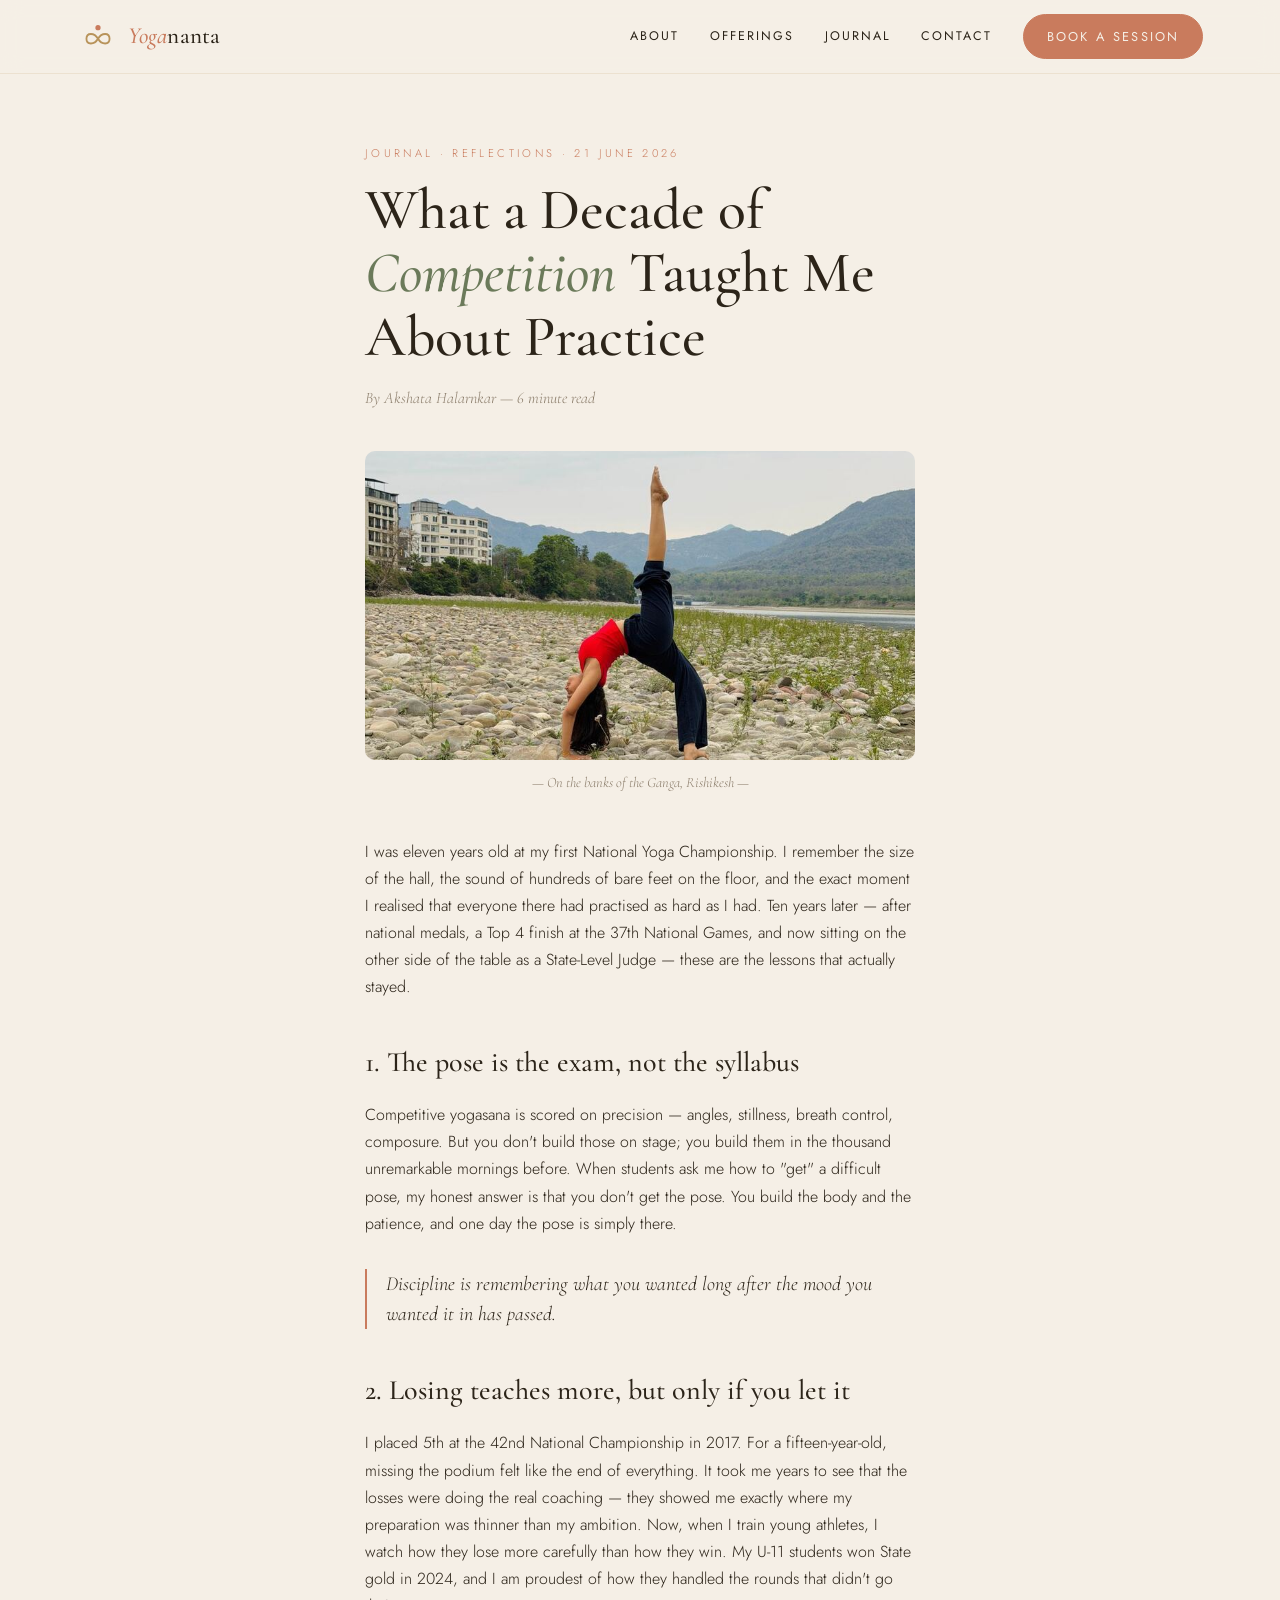
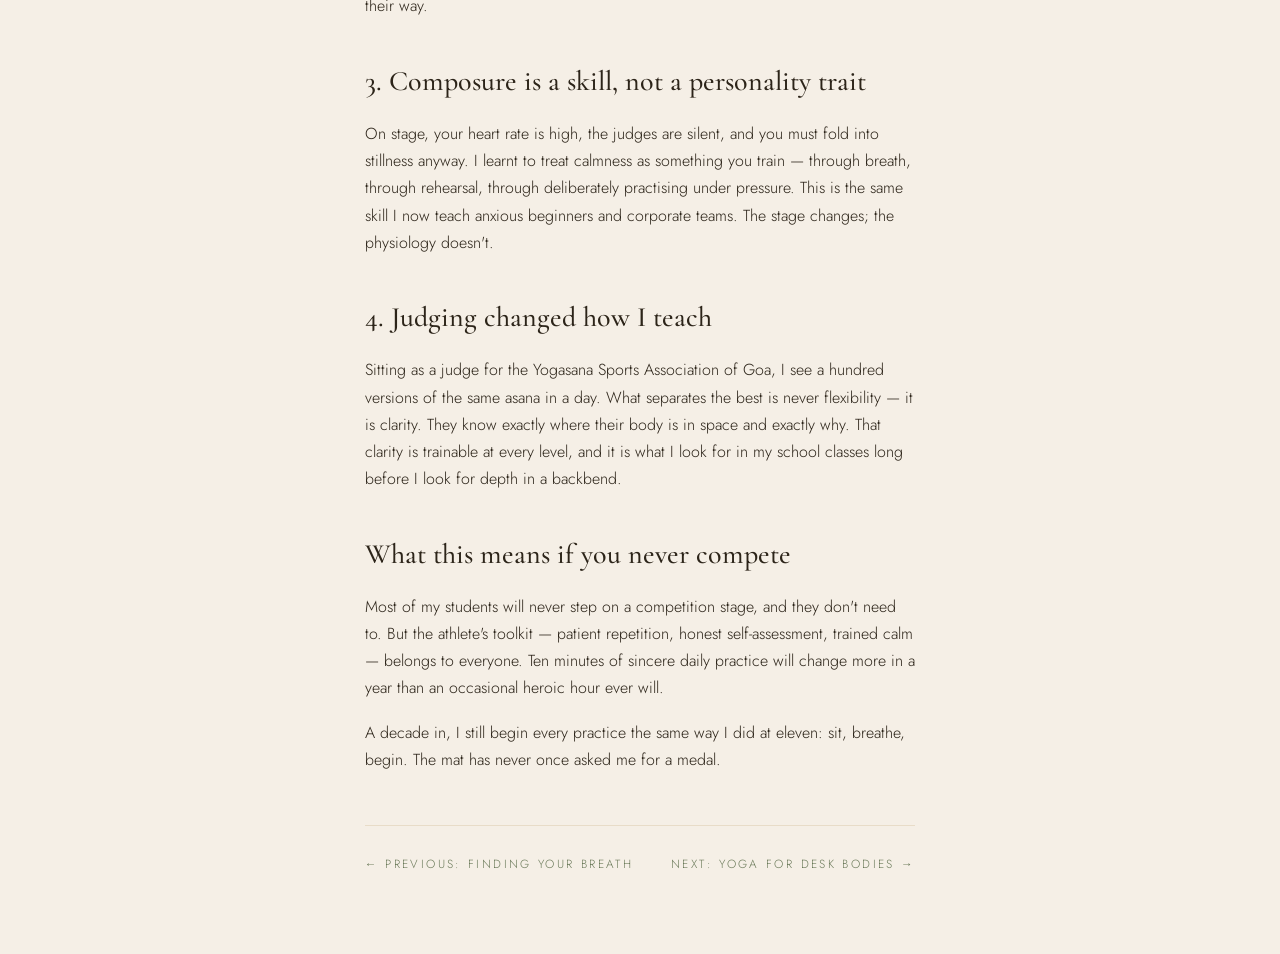
<file: blog/decade-of-competition.html>
<!DOCTYPE html>
<html lang="en">
<head>
  <meta charset="UTF-8">
  <meta name="viewport" content="width=device-width, initial-scale=1.0">
  <title>What a Decade of Competition Taught Me About Practice — Yogananta Journal</title>
  <meta name="description" content="Akshata Halarnkar reflects on ten years of national yogasana competition — what podiums, losses and coaching taught her about real practice.">
  <link rel="preconnect" href="https://fonts.googleapis.com">
  <link rel="preconnect" href="https://fonts.gstatic.com" crossorigin>
  <link href="https://fonts.googleapis.com/css2?family=Cormorant+Garamond:ital,wght@0,400;0,500;0,600;1,400;1,500;1,600&family=Jost:wght@200;300;400;500&display=swap" rel="stylesheet">
  <link rel="stylesheet" href="../css/style.css?v=6">
  <link rel="icon" href="data:image/svg+xml,%3Csvg xmlns='http://www.w3.org/2000/svg' viewBox='0 0 80 52'%3E%3Ccircle cx='40' cy='9' r='5' fill='%23C97B5D'/%3E%3Cpath d='M40 30 C33 18 18 18 18 30 C18 42 33 42 40 30 C47 18 62 18 62 30 C62 42 47 42 40 30 Z' fill='none' stroke='%23B8935A' stroke-width='4'/%3E%3C/svg%3E">
</head>
<body>

  <header class="nav">
    <a class="nav__logo" href="../index.html" aria-label="Yogananta home">
      <svg class="logo-mark" viewBox="0 0 80 52" aria-hidden="true">
        <circle cx="40" cy="9" r="5" fill="var(--terracotta)"/>
        <path d="M40 30 C33 18 18 18 18 30 C18 42 33 42 40 30 C47 18 62 18 62 30 C62 42 47 42 40 30 Z"
              fill="none" stroke="var(--gold)" stroke-width="3.5" stroke-linecap="round"/>
      </svg>
      <span class="nav__wordmark"><em>Yoga</em>nanta</span>
    </a>
    <nav class="nav__links" id="navLinks" aria-label="Primary">
      <a href="../index.html#about">About</a>
      <a href="../index.html#offerings">Offerings</a>
      <a href="../index.html#journal">Journal</a>
      <a href="../index.html#contact">Contact</a>
      <a class="btn btn--solid nav__cta" href="https://wa.me/918530190919?text=Namaste%20Akshata%2C%20I%27d%20like%20to%20book%20a%20yoga%20session." target="_blank" rel="noopener">Book a session</a>
    </nav>
    <button class="nav__toggle" id="navToggle" aria-label="Open menu" aria-expanded="false" aria-controls="navLinks">
      <span></span><span></span>
    </button>
  </header>

  <main>
    <article class="post">
      <p class="post__meta">Journal · Reflections · 21 June 2026</p>
      <h1 class="post__title">What a Decade of <em>Competition</em> Taught Me About Practice</h1>
      <p class="post__byline">By Akshata Halarnkar — 6 minute read</p>

      <figure class="post__figure">
        <img src="../assets/wheel-pose.jpg" alt="One-legged wheel pose on the stone banks of the Ganga at Rishikesh">
        <figcaption>— On the banks of the Ganga, Rishikesh —</figcaption>
      </figure>

      <p>I was eleven years old at my first National Yoga Championship. I remember the size of the hall, the sound of hundreds of bare feet on the floor, and the exact moment I realised that everyone there had practised as hard as I had. Ten years later — after national medals, a Top 4 finish at the 37th National Games, and now sitting on the other side of the table as a State-Level Judge — these are the lessons that actually stayed.</p>

      <h2>1. The pose is the exam, not the syllabus</h2>
      <p>Competitive yogasana is scored on precision — angles, stillness, breath control, composure. But you don't build those on stage; you build them in the thousand unremarkable mornings before. When students ask me how to "get" a difficult pose, my honest answer is that you don't get the pose. You build the body and the patience, and one day the pose is simply there.</p>

      <blockquote>Discipline is remembering what you wanted long after the mood you wanted it in has passed.</blockquote>

      <h2>2. Losing teaches more, but only if you let it</h2>
      <p>I placed 5th at the 42nd National Championship in 2017. For a fifteen-year-old, missing the podium felt like the end of everything. It took me years to see that the losses were doing the real coaching — they showed me exactly where my preparation was thinner than my ambition. Now, when I train young athletes, I watch how they lose more carefully than how they win. My U-11 students won State gold in 2024, and I am proudest of how they handled the rounds that didn't go their way.</p>

      <h2>3. Composure is a skill, not a personality trait</h2>
      <p>On stage, your heart rate is high, the judges are silent, and you must fold into stillness anyway. I learnt to treat calmness as something you train — through breath, through rehearsal, through deliberately practising under pressure. This is the same skill I now teach anxious beginners and corporate teams. The stage changes; the physiology doesn't.</p>

      <h2>4. Judging changed how I teach</h2>
      <p>Sitting as a judge for the Yogasana Sports Association of Goa, I see a hundred versions of the same asana in a day. What separates the best is never flexibility — it is clarity. They know exactly where their body is in space and exactly why. That clarity is trainable at every level, and it is what I look for in my school classes long before I look for depth in a backbend.</p>

      <h2>What this means if you never compete</h2>
      <p>Most of my students will never step on a competition stage, and they don't need to. But the athlete's toolkit — patient repetition, honest self-assessment, trained calm — belongs to everyone. Ten minutes of sincere daily practice will change more in a year than an occasional heroic hour ever will.</p>

      <p>A decade in, I still begin every practice the same way I did at eleven: sit, breathe, begin. The mat has never once asked me for a medal.</p>

      <nav class="post__nav" aria-label="Post navigation">
        <a href="finding-your-breath.html">← Previous: Finding Your Breath</a>
        <a href="yoga-for-desk-bodies.html">Next: Yoga for Desk Bodies →</a>
      </nav>
    </article>
  </main>

  <script src="../js/main.js"></script>
</body>
</html>
</file>
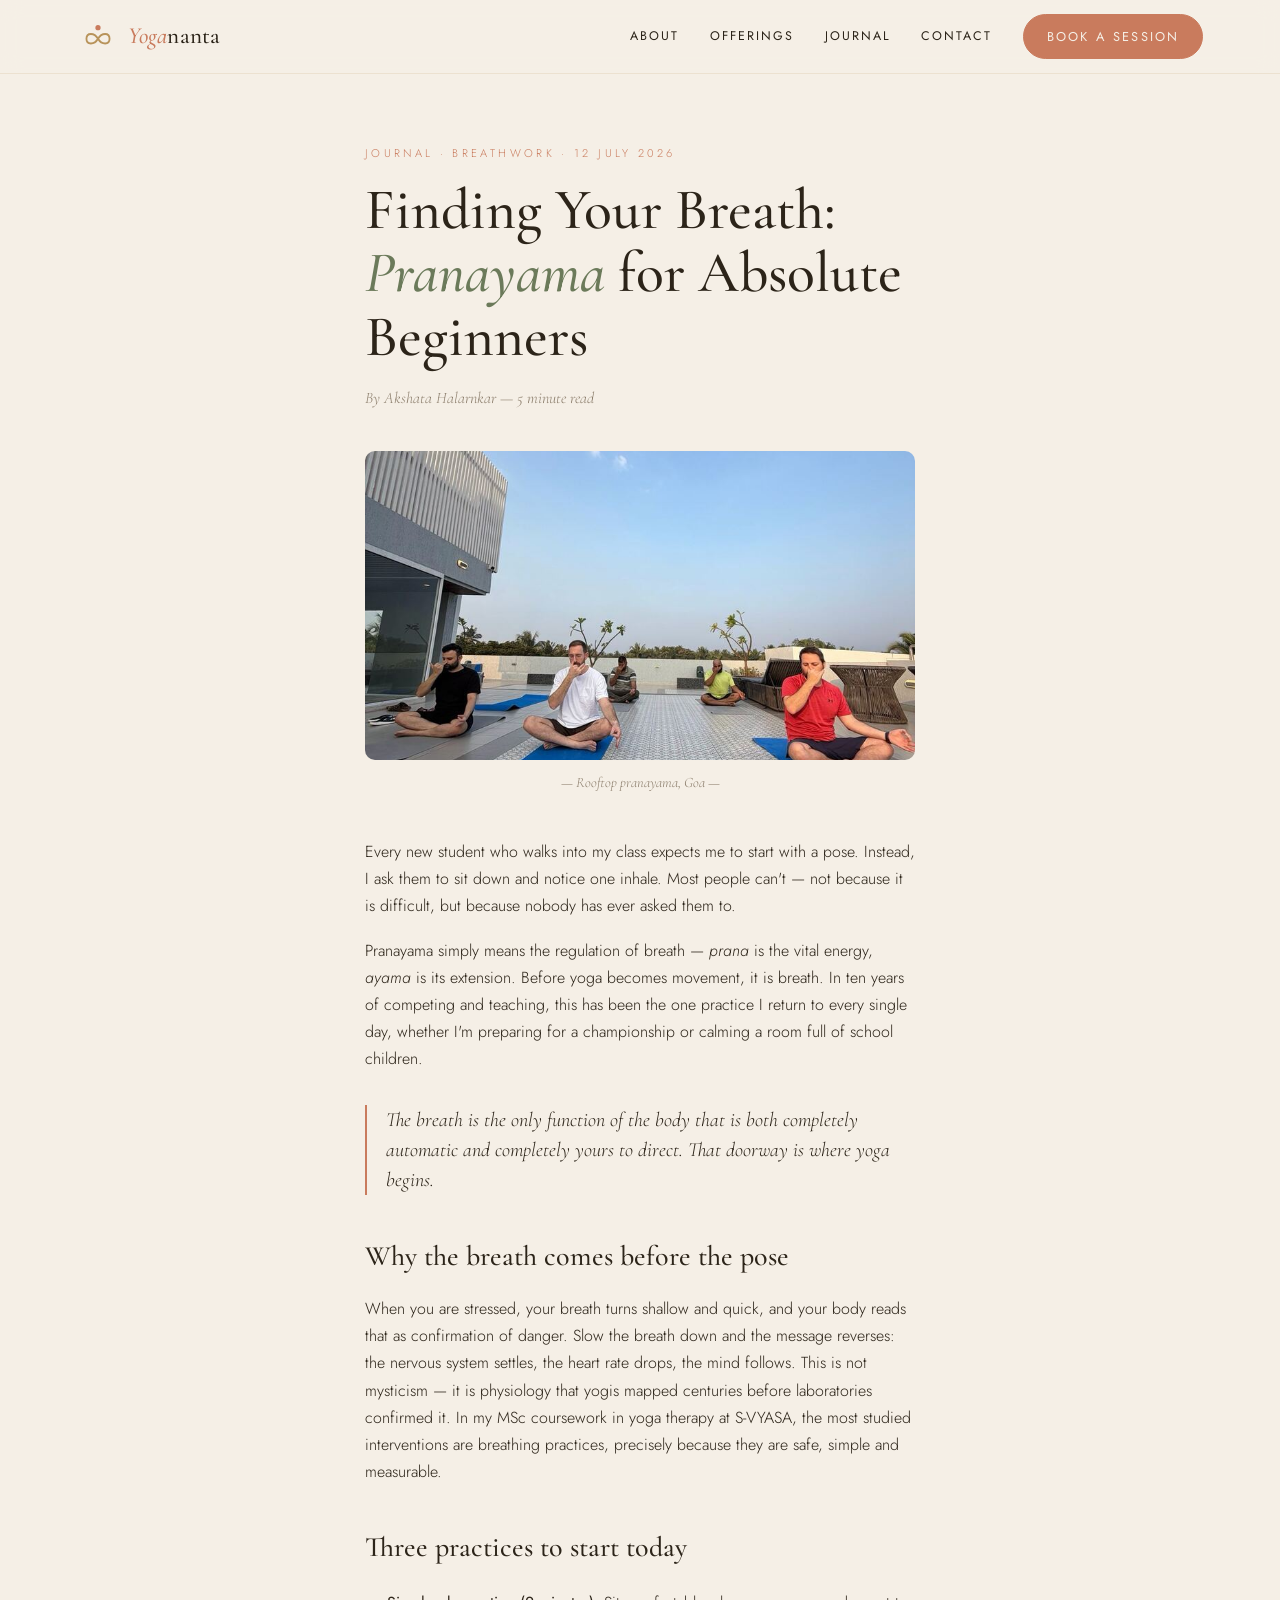
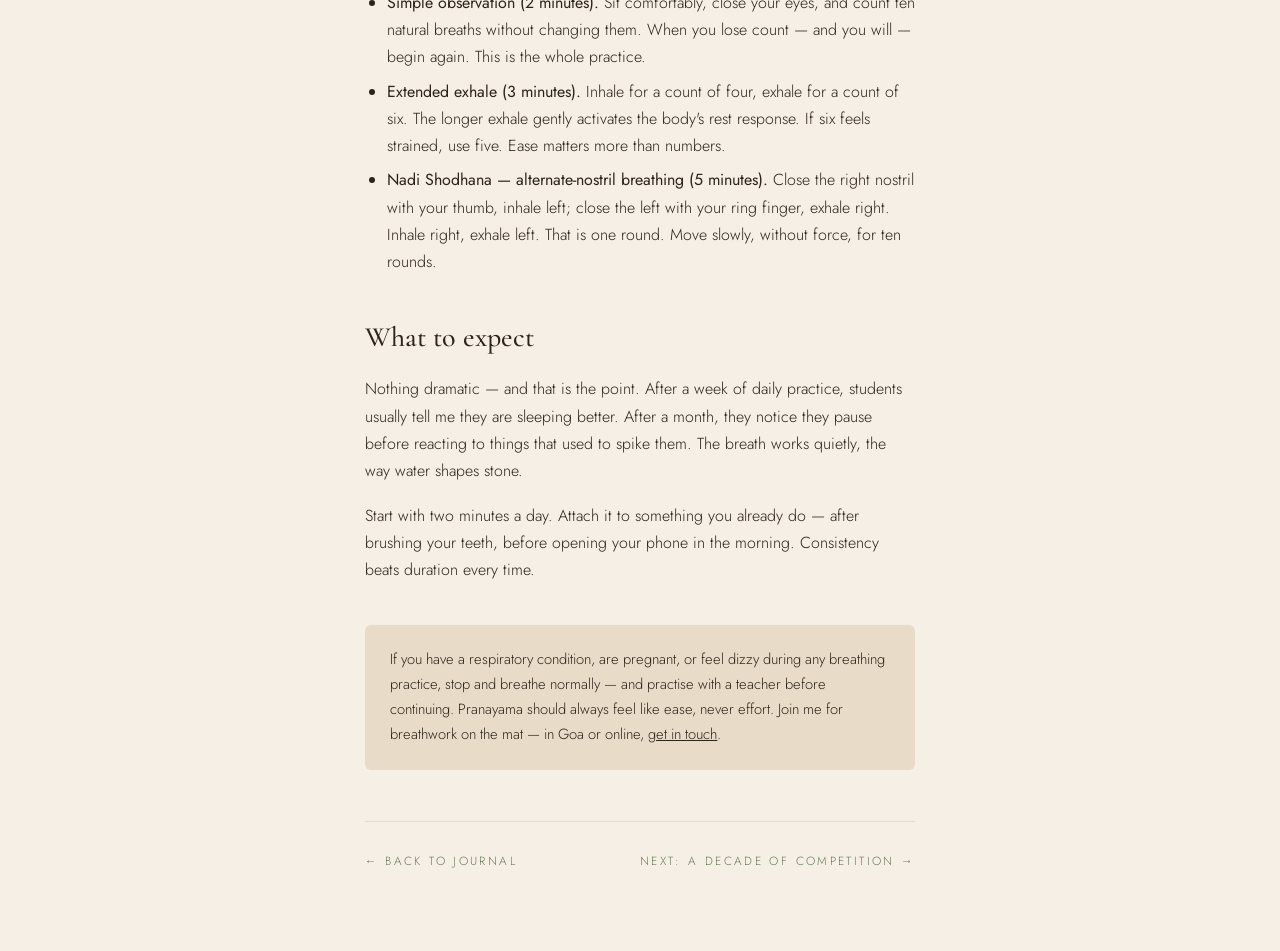
<file: blog/finding-your-breath.html>
<!DOCTYPE html>
<html lang="en">
<head>
  <meta charset="UTF-8">
  <meta name="viewport" content="width=device-width, initial-scale=1.0">
  <title>Finding Your Breath: Pranayama for Absolute Beginners — Yogananta Journal</title>
  <meta name="description" content="A beginner's guide to pranayama by Akshata Halarnkar — why the breath comes before the pose, and three simple practices to start today.">
  <link rel="preconnect" href="https://fonts.googleapis.com">
  <link rel="preconnect" href="https://fonts.gstatic.com" crossorigin>
  <link href="https://fonts.googleapis.com/css2?family=Cormorant+Garamond:ital,wght@0,400;0,500;0,600;1,400;1,500;1,600&family=Jost:wght@200;300;400;500&display=swap" rel="stylesheet">
  <link rel="stylesheet" href="../css/style.css?v=6">
  <link rel="icon" href="data:image/svg+xml,%3Csvg xmlns='http://www.w3.org/2000/svg' viewBox='0 0 80 52'%3E%3Ccircle cx='40' cy='9' r='5' fill='%23C97B5D'/%3E%3Cpath d='M40 30 C33 18 18 18 18 30 C18 42 33 42 40 30 C47 18 62 18 62 30 C62 42 47 42 40 30 Z' fill='none' stroke='%23B8935A' stroke-width='4'/%3E%3C/svg%3E">
</head>
<body>

  <header class="nav">
    <a class="nav__logo" href="../index.html" aria-label="Yogananta home">
      <svg class="logo-mark" viewBox="0 0 80 52" aria-hidden="true">
        <circle cx="40" cy="9" r="5" fill="var(--terracotta)"/>
        <path d="M40 30 C33 18 18 18 18 30 C18 42 33 42 40 30 C47 18 62 18 62 30 C62 42 47 42 40 30 Z"
              fill="none" stroke="var(--gold)" stroke-width="3.5" stroke-linecap="round"/>
      </svg>
      <span class="nav__wordmark"><em>Yoga</em>nanta</span>
    </a>
    <nav class="nav__links" id="navLinks" aria-label="Primary">
      <a href="../index.html#about">About</a>
      <a href="../index.html#offerings">Offerings</a>
      <a href="../index.html#journal">Journal</a>
      <a href="../index.html#contact">Contact</a>
      <a class="btn btn--solid nav__cta" href="https://wa.me/918530190919?text=Namaste%20Akshata%2C%20I%27d%20like%20to%20book%20a%20yoga%20session." target="_blank" rel="noopener">Book a session</a>
    </nav>
    <button class="nav__toggle" id="navToggle" aria-label="Open menu" aria-expanded="false" aria-controls="navLinks">
      <span></span><span></span>
    </button>
  </header>

  <main>
    <article class="post">
      <p class="post__meta">Journal · Breathwork · 12 July 2026</p>
      <h1 class="post__title">Finding Your Breath: <em>Pranayama</em> for Absolute Beginners</h1>
      <p class="post__byline">By Akshata Halarnkar — 5 minute read</p>

      <figure class="post__figure">
        <img src="../assets/rooftop-pranayama.jpg" alt="A group practising alternate-nostril breathing on a rooftop at sunrise">
        <figcaption>— Rooftop pranayama, Goa —</figcaption>
      </figure>

      <p>Every new student who walks into my class expects me to start with a pose. Instead, I ask them to sit down and notice one inhale. Most people can't — not because it is difficult, but because nobody has ever asked them to.</p>

      <p>Pranayama simply means the regulation of breath — <em>prana</em> is the vital energy, <em>ayama</em> is its extension. Before yoga becomes movement, it is breath. In ten years of competing and teaching, this has been the one practice I return to every single day, whether I'm preparing for a championship or calming a room full of school children.</p>

      <blockquote>The breath is the only function of the body that is both completely automatic and completely yours to direct. That doorway is where yoga begins.</blockquote>

      <h2>Why the breath comes before the pose</h2>
      <p>When you are stressed, your breath turns shallow and quick, and your body reads that as confirmation of danger. Slow the breath down and the message reverses: the nervous system settles, the heart rate drops, the mind follows. This is not mysticism — it is physiology that yogis mapped centuries before laboratories confirmed it. In my MSc coursework in yoga therapy at S-VYASA, the most studied interventions are breathing practices, precisely because they are safe, simple and measurable.</p>

      <h2>Three practices to start today</h2>
      <ul>
        <li><strong>Simple observation (2 minutes).</strong> Sit comfortably, close your eyes, and count ten natural breaths without changing them. When you lose count — and you will — begin again. This is the whole practice.</li>
        <li><strong>Extended exhale (3 minutes).</strong> Inhale for a count of four, exhale for a count of six. The longer exhale gently activates the body's rest response. If six feels strained, use five. Ease matters more than numbers.</li>
        <li><strong>Nadi Shodhana — alternate-nostril breathing (5 minutes).</strong> Close the right nostril with your thumb, inhale left; close the left with your ring finger, exhale right. Inhale right, exhale left. That is one round. Move slowly, without force, for ten rounds.</li>
      </ul>

      <h2>What to expect</h2>
      <p>Nothing dramatic — and that is the point. After a week of daily practice, students usually tell me they are sleeping better. After a month, they notice they pause before reacting to things that used to spike them. The breath works quietly, the way water shapes stone.</p>

      <p>Start with two minutes a day. Attach it to something you already do — after brushing your teeth, before opening your phone in the morning. Consistency beats duration every time.</p>

      <div class="post__note">If you have a respiratory condition, are pregnant, or feel dizzy during any breathing practice, stop and breathe normally — and practise with a teacher before continuing. Pranayama should always feel like ease, never effort. Join me for breathwork on the mat — in Goa or online, <a href="../index.html#contact">get in touch</a>.</div>

      <nav class="post__nav" aria-label="Post navigation">
        <a href="../index.html#journal">← Back to Journal</a>
        <a href="decade-of-competition.html">Next: A Decade of Competition →</a>
      </nav>
    </article>
  </main>

  <script src="../js/main.js"></script>
</body>
</html>
</file>
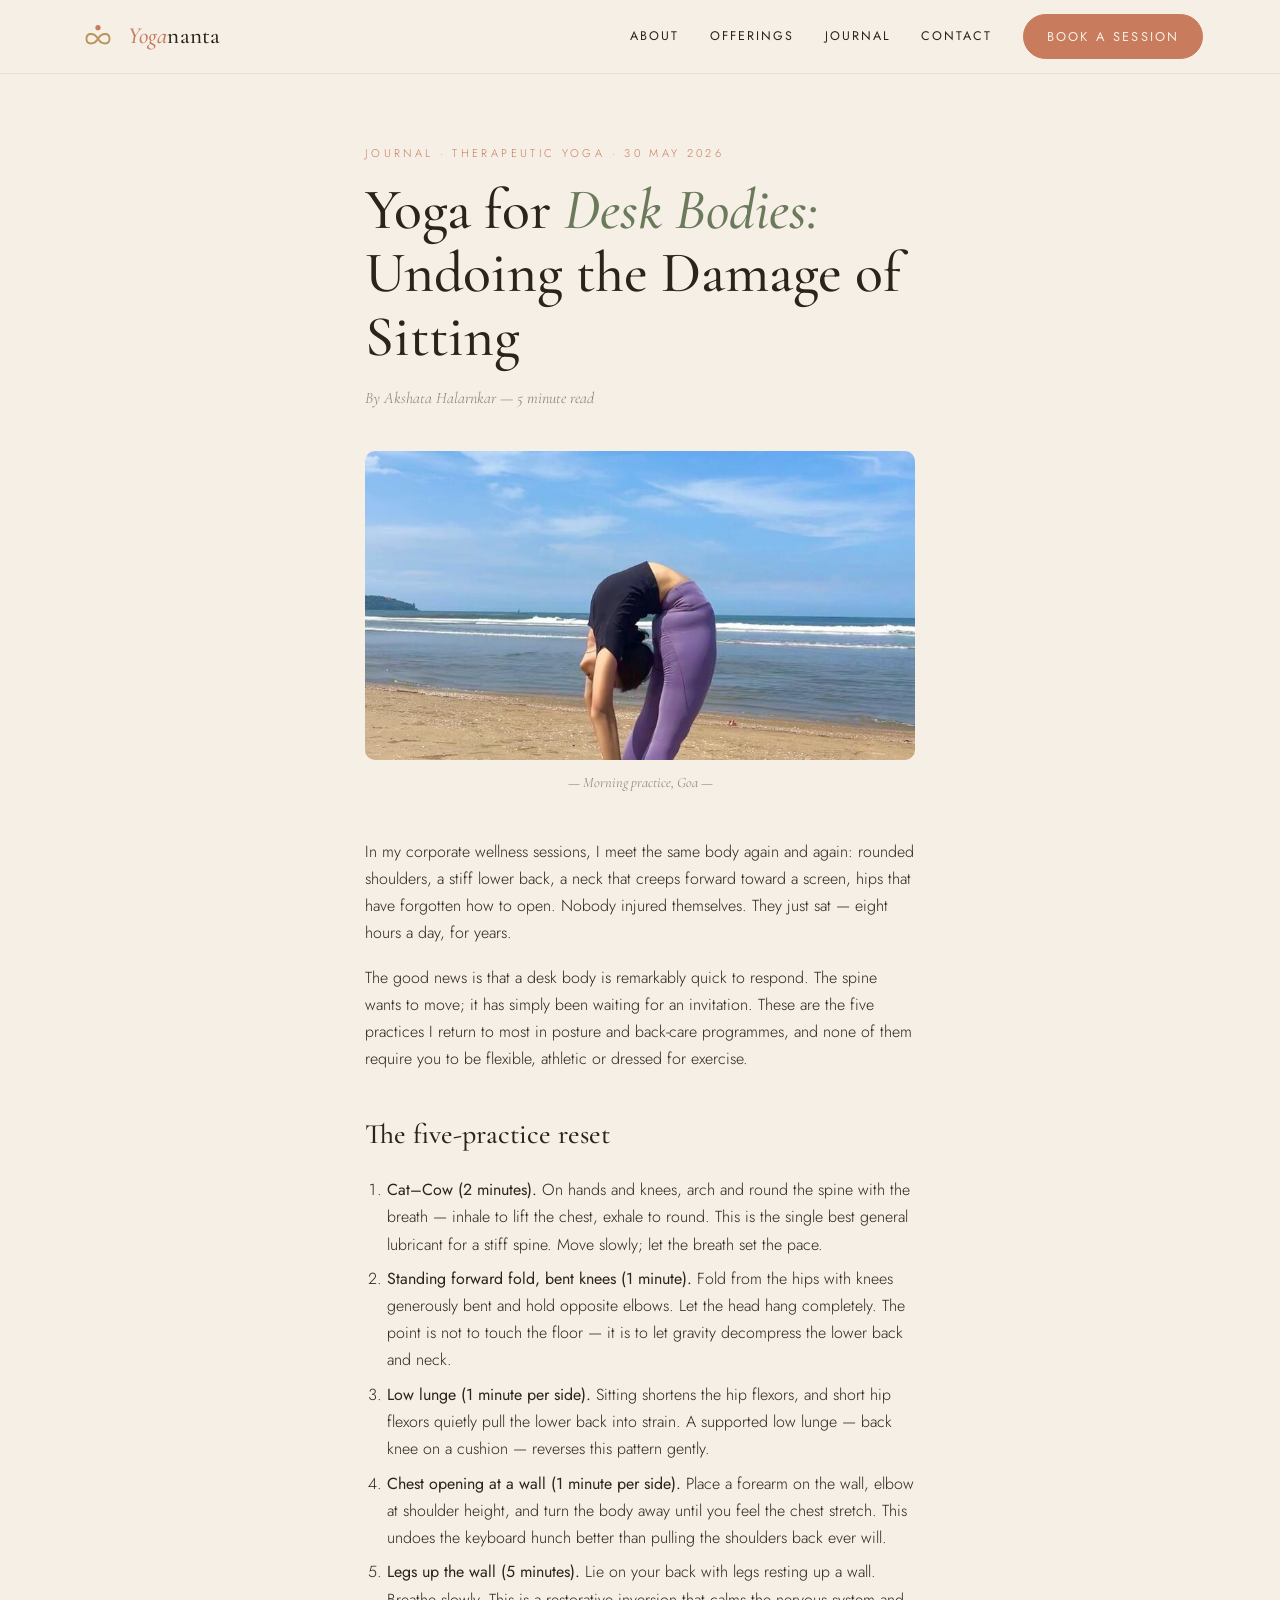
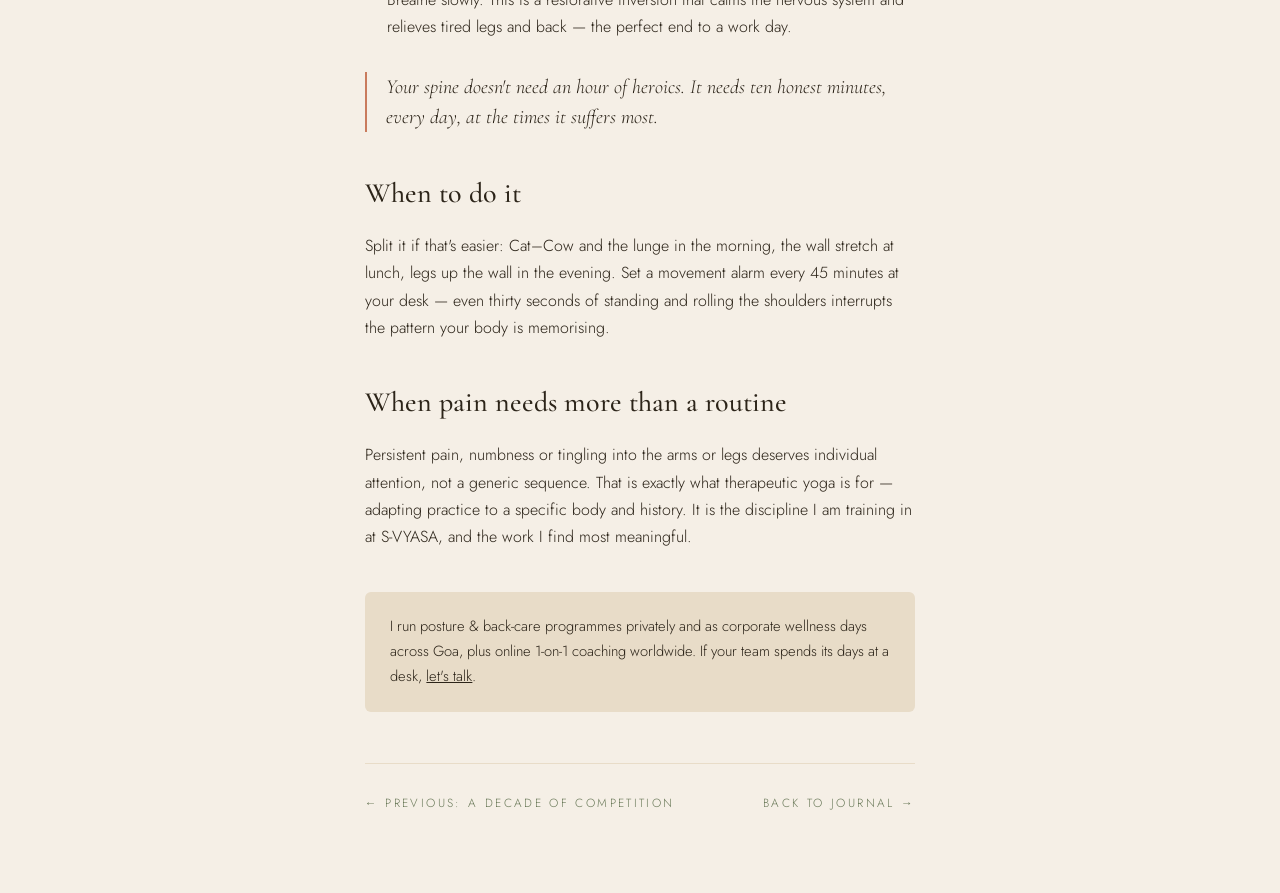
<file: blog/yoga-for-desk-bodies.html>
<!DOCTYPE html>
<html lang="en">
<head>
  <meta charset="UTF-8">
  <meta name="viewport" content="width=device-width, initial-scale=1.0">
  <title>Yoga for Desk Bodies: Undoing the Damage of Sitting — Yogananta Journal</title>
  <meta name="description" content="Five gentle, therapeutic yoga practices for back pain and posture from long desk hours — by Akshata Halarnkar, yoga therapist in training.">
  <link rel="preconnect" href="https://fonts.googleapis.com">
  <link rel="preconnect" href="https://fonts.gstatic.com" crossorigin>
  <link href="https://fonts.googleapis.com/css2?family=Cormorant+Garamond:ital,wght@0,400;0,500;0,600;1,400;1,500;1,600&family=Jost:wght@200;300;400;500&display=swap" rel="stylesheet">
  <link rel="stylesheet" href="../css/style.css?v=6">
  <link rel="icon" href="data:image/svg+xml,%3Csvg xmlns='http://www.w3.org/2000/svg' viewBox='0 0 80 52'%3E%3Ccircle cx='40' cy='9' r='5' fill='%23C97B5D'/%3E%3Cpath d='M40 30 C33 18 18 18 18 30 C18 42 33 42 40 30 C47 18 62 18 62 30 C62 42 47 42 40 30 Z' fill='none' stroke='%23B8935A' stroke-width='4'/%3E%3C/svg%3E">
</head>
<body>

  <header class="nav">
    <a class="nav__logo" href="../index.html" aria-label="Yogananta home">
      <svg class="logo-mark" viewBox="0 0 80 52" aria-hidden="true">
        <circle cx="40" cy="9" r="5" fill="var(--terracotta)"/>
        <path d="M40 30 C33 18 18 18 18 30 C18 42 33 42 40 30 C47 18 62 18 62 30 C62 42 47 42 40 30 Z"
              fill="none" stroke="var(--gold)" stroke-width="3.5" stroke-linecap="round"/>
      </svg>
      <span class="nav__wordmark"><em>Yoga</em>nanta</span>
    </a>
    <nav class="nav__links" id="navLinks" aria-label="Primary">
      <a href="../index.html#about">About</a>
      <a href="../index.html#offerings">Offerings</a>
      <a href="../index.html#journal">Journal</a>
      <a href="../index.html#contact">Contact</a>
      <a class="btn btn--solid nav__cta" href="https://wa.me/918530190919?text=Namaste%20Akshata%2C%20I%27d%20like%20to%20book%20a%20yoga%20session." target="_blank" rel="noopener">Book a session</a>
    </nav>
    <button class="nav__toggle" id="navToggle" aria-label="Open menu" aria-expanded="false" aria-controls="navLinks">
      <span></span><span></span>
    </button>
  </header>

  <main>
    <article class="post">
      <p class="post__meta">Journal · Therapeutic Yoga · 30 May 2026</p>
      <h1 class="post__title">Yoga for <em>Desk Bodies:</em> Undoing the Damage of Sitting</h1>
      <p class="post__byline">By Akshata Halarnkar — 5 minute read</p>

      <figure class="post__figure">
        <img src="../assets/forward-fold.jpg" alt="Standing forward fold practised on the beach">
        <figcaption>— Morning practice, Goa —</figcaption>
      </figure>

      <p>In my corporate wellness sessions, I meet the same body again and again: rounded shoulders, a stiff lower back, a neck that creeps forward toward a screen, hips that have forgotten how to open. Nobody injured themselves. They just sat — eight hours a day, for years.</p>

      <p>The good news is that a desk body is remarkably quick to respond. The spine wants to move; it has simply been waiting for an invitation. These are the five practices I return to most in posture and back-care programmes, and none of them require you to be flexible, athletic or dressed for exercise.</p>

      <h2>The five-practice reset</h2>
      <ol>
        <li><strong>Cat–Cow (2 minutes).</strong> On hands and knees, arch and round the spine with the breath — inhale to lift the chest, exhale to round. This is the single best general lubricant for a stiff spine. Move slowly; let the breath set the pace.</li>
        <li><strong>Standing forward fold, bent knees (1 minute).</strong> Fold from the hips with knees generously bent and hold opposite elbows. Let the head hang completely. The point is not to touch the floor — it is to let gravity decompress the lower back and neck.</li>
        <li><strong>Low lunge (1 minute per side).</strong> Sitting shortens the hip flexors, and short hip flexors quietly pull the lower back into strain. A supported low lunge — back knee on a cushion — reverses this pattern gently.</li>
        <li><strong>Chest opening at a wall (1 minute per side).</strong> Place a forearm on the wall, elbow at shoulder height, and turn the body away until you feel the chest stretch. This undoes the keyboard hunch better than pulling the shoulders back ever will.</li>
        <li><strong>Legs up the wall (5 minutes).</strong> Lie on your back with legs resting up a wall. Breathe slowly. This is a restorative inversion that calms the nervous system and relieves tired legs and back — the perfect end to a work day.</li>
      </ol>

      <blockquote>Your spine doesn't need an hour of heroics. It needs ten honest minutes, every day, at the times it suffers most.</blockquote>

      <h2>When to do it</h2>
      <p>Split it if that's easier: Cat–Cow and the lunge in the morning, the wall stretch at lunch, legs up the wall in the evening. Set a movement alarm every 45 minutes at your desk — even thirty seconds of standing and rolling the shoulders interrupts the pattern your body is memorising.</p>

      <h2>When pain needs more than a routine</h2>
      <p>Persistent pain, numbness or tingling into the arms or legs deserves individual attention, not a generic sequence. That is exactly what therapeutic yoga is for — adapting practice to a specific body and history. It is the discipline I am training in at S-VYASA, and the work I find most meaningful.</p>

      <div class="post__note">I run posture &amp; back-care programmes privately and as corporate wellness days across Goa, plus online 1-on-1 coaching worldwide. If your team spends its days at a desk, <a href="../index.html#contact">let's talk</a>.</div>

      <nav class="post__nav" aria-label="Post navigation">
        <a href="decade-of-competition.html">← Previous: A Decade of Competition</a>
        <a href="../index.html#journal">Back to Journal →</a>
      </nav>
    </article>
  </main>

  <script src="../js/main.js"></script>
</body>
</html>
</file>
<file: css/style.css>
/* ═══════════════════════════════════════════════════════════
   YOGANANTA — brand tokens (from Yogananta Logo Sheet, 2026)
   ═══════════════════════════════════════════════════════════ */
:root {
  --terracotta: #C97B5D;
  --gold:       #B8935A;
  --moss:       #6B7A5A;
  --deep-ink:   #1A140E;
  --ink:        #2C2419;
  --cream:      #F5EFE6;
  --sand:       #E8DCC8;
  --warm-grey:  #8B7D6B;

  --font-display: "Cormorant Garamond", Georgia, serif;
  --font-body:    "Jost", "Helvetica Neue", sans-serif;

  --pad-x: clamp(1.25rem, 6vw, 6rem);
  --breath: 9s; /* one inhale–exhale cycle */
}

* { margin: 0; padding: 0; box-sizing: border-box; }

html { scroll-behavior: smooth; }

body {
  font-family: var(--font-body);
  font-weight: 300;
  color: var(--ink);
  background: var(--cream);
  line-height: 1.7;
  -webkit-font-smoothing: antialiased;
}

img { max-width: 100%; display: block; }

a { color: inherit; }

:focus-visible { outline: 2px solid var(--terracotta); outline-offset: 3px; }

/* ── shared type ─────────────────────────────────────────── */
.eyebrow {
  font-size: 0.72rem;
  font-weight: 400;
  letter-spacing: 0.32em;
  text-transform: uppercase;
  color: var(--terracotta);
  margin-bottom: 1.1rem;
}
.eyebrow--light { color: var(--gold); }

.headline {
  font-family: var(--font-display);
  font-weight: 500;
  font-size: clamp(2.4rem, 5.4vw, 4rem);
  line-height: 1.08;
  letter-spacing: -0.01em;
  margin-bottom: 1.6rem;
}
.headline em { font-style: italic; color: var(--moss); }
.headline--light { color: var(--cream); }
.headline--light em { color: var(--gold); }

.section {
  padding: clamp(4.5rem, 10vw, 8rem) var(--pad-x);
}
.section__lede {
  font-family: var(--font-display);
  font-style: italic;
  font-size: 1.25rem;
  color: var(--moss);
  max-width: 34rem;
  margin-bottom: 3rem;
}

/* ── buttons ─────────────────────────────────────────────── */
.btn {
  display: inline-block;
  font-family: var(--font-body);
  font-size: 0.8rem;
  font-weight: 400;
  letter-spacing: 0.18em;
  text-transform: uppercase;
  text-decoration: none;
  padding: 0.9rem 1.9rem;
  border-radius: 999px;
  transition: background 0.25s ease, color 0.25s ease, border-color 0.25s ease;
}
.btn--solid {
  background: var(--terracotta);
  color: var(--cream);
  border: 1px solid var(--terracotta);
}
.btn--solid:hover { background: #b3684c; border-color: #b3684c; }
.btn--ghost {
  border: 1px solid var(--warm-grey);
  color: var(--ink);
}
.btn--ghost:hover { border-color: var(--terracotta); color: var(--terracotta); }

/* ═══════════ NAV ═══════════ */
.nav {
  position: fixed;
  top: 0; left: 0; right: 0;
  z-index: 50;
  display: flex;
  align-items: center;
  justify-content: space-between;
  padding: 0.9rem var(--pad-x);
  background: color-mix(in srgb, var(--cream) 88%, transparent);
  backdrop-filter: blur(10px);
  -webkit-backdrop-filter: blur(10px);
  border-bottom: 1px solid color-mix(in srgb, var(--sand) 70%, transparent);
}
.nav__logo {
  display: flex;
  align-items: center;
  gap: 0.6rem;
  text-decoration: none;
}
.logo-mark { width: 42px; height: auto; }
.nav__wordmark {
  font-family: var(--font-display);
  font-size: 1.45rem;
  font-weight: 500;
  letter-spacing: 0.01em;
}
.nav__wordmark em { color: var(--terracotta); }
.nav__links {
  display: flex;
  align-items: center;
  gap: clamp(1rem, 2.4vw, 2.2rem);
}
.nav__links a:not(.btn) {
  font-size: 0.78rem;
  font-weight: 400;
  letter-spacing: 0.16em;
  text-transform: uppercase;
  text-decoration: none;
  color: var(--ink);
  transition: color 0.2s ease;
}
.nav__links a:not(.btn):hover { color: var(--terracotta); }
.nav__cta { padding: 0.65rem 1.4rem; }
.nav__toggle {
  display: none;
  flex-direction: column;
  gap: 7px;
  background: none;
  border: none;
  padding: 6px;
  cursor: pointer;
}
.nav__toggle span {
  width: 26px; height: 1.5px;
  background: var(--ink);
  transition: transform 0.3s ease;
}
.nav__toggle[aria-expanded="true"] span:first-child { transform: translateY(4.25px) rotate(45deg); }
.nav__toggle[aria-expanded="true"] span:last-child { transform: translateY(-4.25px) rotate(-45deg); }

/* ═══════════ HERO ═══════════ */
.hero {
  position: relative;
  min-height: 100vh;
  display: grid;
  grid-template-columns: 1.05fr 0.95fr;
  align-items: center;
  gap: clamp(2rem, 5vw, 5rem);
  padding: clamp(7rem, 14vh, 9rem) var(--pad-x) 4.5rem;
}
.hero__title {
  font-family: var(--font-display);
  font-weight: 500;
  font-size: clamp(3.2rem, 8vw, 6.2rem);
  line-height: 0.98;
  letter-spacing: -0.015em;
}
.hero__title em { color: var(--terracotta); }
.hero__roles {
  margin-top: 1.4rem;
  font-size: 0.78rem;
  font-weight: 400;
  letter-spacing: 0.26em;
  text-transform: uppercase;
  color: var(--warm-grey);
}
.hero__quote {
  margin: 1.8rem 0 2.4rem;
  padding-left: 1.2rem;
  border-left: 2px solid var(--terracotta);
  font-family: var(--font-display);
  font-style: italic;
  font-size: 1.3rem;
  line-height: 1.5;
  color: var(--ink);
  max-width: 30rem;
}
.hero__actions { display: flex; flex-wrap: wrap; gap: 1rem; }

.hero__figure {
  position: relative;
  justify-self: end;
  width: min(100%, 30rem);
}
.hero__figure img {
  width: 100%;
  aspect-ratio: 3 / 4;
  object-fit: cover;
  border-radius: 999px 999px 14px 14px; /* temple-arch crop */
  box-shadow: 0 30px 60px -25px rgba(44, 36, 25, 0.45);
}
.hero__caption {
  margin-top: 0.9rem;
  text-align: center;
  font-family: var(--font-display);
  font-style: italic;
  color: var(--warm-grey);
  font-size: 0.95rem;
}
.hero__meta {
  position: absolute;
  bottom: 1.4rem;
  font-size: 0.68rem;
  letter-spacing: 0.3em;
  text-transform: uppercase;
  color: var(--warm-grey);
}
.hero__meta--left { left: var(--pad-x); }
.hero__meta--right { right: var(--pad-x); }

/* ── signature: the breathing infinity ───────────────────── */
.breath { margin-top: 3rem; width: 220px; }
.breath__path {
  stroke-dasharray: 560;
  stroke-dashoffset: 560;
  animation: breathe var(--breath) ease-in-out infinite;
}
.breath__cue {
  display: flex;
  justify-content: center;
  gap: 0.5rem;
  font-size: 0.68rem;
  letter-spacing: 0.4em;
  text-transform: uppercase;
  color: var(--warm-grey);
  margin-top: 0.4rem;
}
.breath__in, .breath__out { animation: cue-in var(--breath) ease-in-out infinite; }
.breath__out { animation-name: cue-out; }

@keyframes breathe {
  0%   { stroke-dashoffset: 560; }
  45%  { stroke-dashoffset: 0; }
  55%  { stroke-dashoffset: 0; }
  100% { stroke-dashoffset: -560; }
}
@keyframes cue-in {
  0%, 45%, 100% { opacity: 1; }
  50%, 95% { opacity: 0.25; }
}
@keyframes cue-out {
  0%, 45%, 100% { opacity: 0.25; }
  50%, 95% { opacity: 1; }
}

/* ═══════════ STATS ═══════════ */
.stats {
  display: grid;
  grid-template-columns: repeat(4, 1fr);
  gap: 1.5rem;
  padding: 2.8rem var(--pad-x);
  border-top: 1px solid var(--sand);
  border-bottom: 1px solid var(--sand);
  text-align: center;
}
.stat__num {
  display: block;
  font-family: var(--font-display);
  font-size: clamp(2.2rem, 4vw, 3.2rem);
  color: var(--terracotta);
  line-height: 1;
}
.stat__label {
  font-size: 0.68rem;
  letter-spacing: 0.26em;
  text-transform: uppercase;
  color: var(--warm-grey);
}

/* ═══════════ ABOUT ═══════════ */
.about {
  display: grid;
  grid-template-columns: 0.85fr 1.15fr;
  gap: clamp(2.5rem, 6vw, 6rem);
  align-items: center;
}
.about__figure img {
  aspect-ratio: 3 / 4;
  object-fit: cover;
  border-radius: 14px;
  box-shadow: 0 25px 50px -25px rgba(44, 36, 25, 0.4);
}
.about__text p { max-width: 36rem; }
.about__text p + p { margin-top: 1.1rem; }
.about__accent {
  font-family: var(--font-display);
  font-style: italic;
  font-size: 1.22rem;
  color: var(--terracotta);
  line-height: 1.55;
}

/* ═══════════ CREDENTIALS ═══════════ */
.credentials { background: var(--sand); }
.credentials__cols {
  display: grid;
  grid-template-columns: 1fr 1fr;
  gap: clamp(2rem, 5vw, 5rem);
  margin-top: 2.5rem;
}
.cred-col__title {
  display: flex;
  align-items: center;
  gap: 0.8rem;
  font-family: var(--font-display);
  font-weight: 500;
  font-size: 1.5rem;
  padding-bottom: 0.8rem;
  border-bottom: 1px solid var(--warm-grey);
  margin-bottom: 1.4rem;
}
.cred-col__badge {
  display: inline-flex;
  align-items: center;
  justify-content: center;
  width: 2rem; height: 2rem;
  border-radius: 50%;
  background: var(--moss);
  color: var(--cream);
  font-family: var(--font-display);
  font-style: italic;
  font-size: 1rem;
}
.cred-col ul { list-style: none; }
.cred-col li { padding: 0.75rem 0; }
.cred-col li strong {
  display: block;
  font-weight: 400;
  font-size: 1.02rem;
}
.cred-col li span {
  font-family: var(--font-display);
  font-style: italic;
  font-size: 0.92rem;
  color: var(--warm-grey);
}
.affiliation {
  margin-top: 3.5rem;
  background: var(--deep-ink);
  color: var(--cream);
  padding: 2.6rem clamp(1.5rem, 4vw, 3.5rem);
  border-radius: 6px;
}
.affiliation .eyebrow { margin-bottom: 0.6rem; }
.affiliation__name {
  font-family: var(--font-display);
  font-style: italic;
  font-size: clamp(1.5rem, 3vw, 2.1rem);
}
.affiliation__note {
  font-size: 0.85rem;
  letter-spacing: 0.08em;
  color: var(--warm-grey);
  margin-top: 0.4rem;
}

/* ═══════════ DIVIDER ═══════════ */
.divider { display: flex; justify-content: center; padding: 3.2rem 0 0; }
.divider svg { width: 54px; opacity: 0.8; }

/* ═══════════ OFFERINGS ═══════════ */
.offerings__grid {
  display: grid;
  grid-template-columns: 1fr 1fr;
  gap: 1.6rem;
}
.offer-card {
  background: #FDFBF7;
  border-left: 3px solid var(--terracotta);
  padding: 2.4rem 2.2rem;
  border-radius: 4px;
  transition: transform 0.3s ease, box-shadow 0.3s ease;
}
.offer-card:hover {
  transform: translateY(-4px);
  box-shadow: 0 20px 40px -22px rgba(44, 36, 25, 0.35);
}
.offer-card--moss { background: var(--moss); color: var(--cream); }
.offer-card h3 {
  font-family: var(--font-display);
  font-weight: 500;
  font-size: 1.55rem;
  margin-bottom: 1.1rem;
}
.offer-card ul { list-style: none; }
.offer-card li {
  padding: 0.42rem 0 0.42rem 1.4rem;
  position: relative;
  font-size: 0.95rem;
}
.offer-card li::before {
  content: "✦";
  position: absolute;
  left: 0;
  color: var(--terracotta);
  font-size: 0.7rem;
  top: 0.72rem;
}
.offer-card--moss li::before { color: var(--sand); }

/* ═══════════ PRICING ═══════════ */
.pricing { background: var(--sand); }
.pricing__grid {
  display: grid;
  grid-template-columns: repeat(3, 1fr);
  gap: 1.8rem;
  align-items: stretch;
}
.price-card {
  position: relative;
  background: #FDFBF7;
  border-radius: 8px;
  padding: 2.4rem 2.2rem;
  box-shadow: 0 22px 45px -30px rgba(44, 36, 25, 0.35);
  display: flex;
  flex-direction: column;
}
.price-card--featured {
  background: var(--moss);
  color: var(--cream);
  transform: translateY(-0.6rem);
}
.price-card__tag {
  position: absolute;
  top: -0.85rem;
  left: 50%;
  transform: translateX(-50%);
  background: var(--terracotta);
  color: var(--cream);
  font-size: 0.62rem;
  letter-spacing: 0.24em;
  text-transform: uppercase;
  padding: 0.4rem 1.1rem;
  border-radius: 999px;
  white-space: nowrap;
}
.price-card h3 {
  font-family: var(--font-display);
  font-weight: 500;
  font-size: 1.5rem;
  margin-bottom: 0.9rem;
}
.price-card__amount {
  font-family: var(--font-display);
  font-size: 2.6rem;
  line-height: 1;
  color: var(--terracotta);
}
.price-card--featured .price-card__amount { color: var(--sand); }
.price-card__amount span {
  font-family: var(--font-body);
  font-size: 0.78rem;
  letter-spacing: 0.16em;
  text-transform: uppercase;
  color: var(--warm-grey);
}
.price-card--featured .price-card__amount span { color: color-mix(in srgb, var(--cream) 70%, var(--moss)); }
.price-card__note {
  font-family: var(--font-display);
  font-style: italic;
  font-size: 0.95rem;
  color: var(--warm-grey);
  margin: 0.5rem 0 1.2rem;
}
.price-card--featured .price-card__note { color: var(--sand); }
.price-card ul {
  list-style: none;
  flex: 1;
  margin-bottom: 1.8rem;
}
.price-card li {
  padding: 0.4rem 0 0.4rem 1.4rem;
  position: relative;
  font-size: 0.93rem;
}
.price-card li::before {
  content: "✦";
  position: absolute;
  left: 0;
  top: 0.68rem;
  font-size: 0.7rem;
  color: var(--terracotta);
}
.price-card--featured li::before { color: var(--sand); }
.price-card .btn { text-align: center; }
.price-card--featured .btn--solid {
  background: var(--cream);
  color: var(--ink);
  border-color: var(--cream);
}
.price-card--featured .btn--solid:hover { background: var(--sand); border-color: var(--sand); }
.pricing__custom {
  margin-top: 2.8rem;
  text-align: center;
  font-family: var(--font-display);
  font-style: italic;
  font-size: 1.05rem;
  color: var(--warm-grey);
}
.pricing__custom a { color: var(--terracotta); }

@media (max-width: 980px) {
  .pricing__grid { grid-template-columns: 1fr; }
  .price-card--featured { transform: none; }
}

/* ═══════════ EXPERIENCE / TIMELINE ═══════════ */
.timeline {
  list-style: none;
  margin-top: 2.5rem;
  border-left: 1px solid var(--sand);
  max-width: 46rem;
}
.timeline__item {
  position: relative;
  padding: 0 0 2.4rem 2.2rem;
}
.timeline__item:last-child { padding-bottom: 0; }
.timeline__item::before {
  content: "";
  position: absolute;
  left: -5px;
  top: 0.45rem;
  width: 9px; height: 9px;
  border-radius: 50%;
  background: var(--terracotta);
}
.timeline__period {
  font-size: 0.7rem;
  letter-spacing: 0.28em;
  text-transform: uppercase;
  color: var(--terracotta);
}
.timeline__item h3 {
  font-family: var(--font-display);
  font-weight: 500;
  font-size: 1.4rem;
  margin-top: 0.2rem;
}
.timeline__place {
  font-family: var(--font-display);
  font-style: italic;
  color: var(--warm-grey);
}
.timeline__desc { font-size: 0.95rem; margin-top: 0.3rem; max-width: 32rem; }

/* ═══════════ RETREATS ═══════════ */
.retreats { background: var(--sand); }
.retreats__grid {
  display: grid;
  grid-template-columns: 1fr 1fr;
  gap: 2rem;
  margin-top: 2.5rem;
}
.retreat-card {
  background: #FDFBF7;
  border-radius: 8px;
  overflow: hidden;
  box-shadow: 0 25px 50px -30px rgba(44, 36, 25, 0.35);
}
.retreat-card figure { overflow: hidden; }
.retreat-card img {
  aspect-ratio: 16 / 11;
  width: 100%;
  object-fit: cover;
  transition: transform 0.6s ease;
}
.retreat-card:hover img { transform: scale(1.04); }
.retreat-card__body { padding: 1.9rem 2rem 2.2rem; }
.retreat-card__body .eyebrow { margin-bottom: 0.5rem; }
.retreat-card__body h3 {
  font-family: var(--font-display);
  font-weight: 500;
  font-size: 1.6rem;
  margin-bottom: 0.7rem;
}
.retreat-card__body p { font-size: 0.95rem; }
.retreat-card__stats {
  display: flex;
  gap: 2.5rem;
  margin-top: 1.4rem;
  padding-top: 1.2rem;
  border-top: 1px solid var(--sand);
}
.retreat-card__stats dt {
  font-family: var(--font-display);
  font-style: italic;
  font-size: 1.35rem;
  color: var(--terracotta);
}
.retreat-card__stats dd {
  font-size: 0.65rem;
  letter-spacing: 0.24em;
  text-transform: uppercase;
  color: var(--warm-grey);
}

/* ═══════════ PRIVATE & CORPORATE ═══════════ */
.private { background: var(--deep-ink); color: var(--cream); }
.private__grid {
  display: grid;
  grid-template-columns: repeat(3, 1fr);
  gap: clamp(1.5rem, 4vw, 3.5rem);
  margin-top: 2.5rem;
}
.private__item h3 {
  font-family: var(--font-display);
  font-weight: 500;
  font-size: 1.45rem;
  margin-bottom: 0.6rem;
  color: var(--sand);
}
.private__item p { font-size: 0.93rem; color: color-mix(in srgb, var(--cream) 75%, var(--warm-grey)); }
.private__note {
  margin-top: 3rem;
  padding: 1.6rem clamp(1.2rem, 3vw, 2.4rem);
  border-left: 3px solid var(--gold);
  background: color-mix(in srgb, var(--ink) 80%, black);
  font-family: var(--font-display);
  font-style: italic;
  font-size: 1.05rem;
  color: var(--sand);
}

/* ═══════════ TESTIMONIALS ═══════════ */
.google-badge {
  display: inline-flex;
  align-items: center;
  gap: 0.7rem;
  margin-top: 1.4rem;
  padding: 0.55rem 1.2rem;
  border: 1px solid var(--sand);
  border-radius: 999px;
  text-decoration: none;
  color: inherit;
  font-size: 0.85rem;
  letter-spacing: 0.08em;
  transition: border-color 0.3s ease;
}
.google-badge:hover { border-color: var(--gold); }
.google-badge__stars { color: var(--gold); letter-spacing: 0.18em; }
.google-badge__text strong { font-weight: 500; }

.testimonials__grid {
  display: grid;
  grid-template-columns: repeat(3, 1fr);
  gap: 1.8rem;
  margin-top: 2.5rem;
}
.quote-card {
  position: relative;
  background: #FDFBF7;
  border-radius: 8px;
  padding: 2.6rem 2.2rem 2.2rem;
  box-shadow: 0 22px 45px -30px rgba(44, 36, 25, 0.35);
  display: flex;
  flex-direction: column;
}
.quote-card--accent { background: var(--moss); color: var(--cream); }
.quote-card__mark {
  font-family: var(--font-display);
  font-size: 4.4rem;
  line-height: 0.6;
  color: var(--terracotta);
  margin-bottom: 1rem;
}
.quote-card--accent .quote-card__mark { color: var(--sand); }
.quote-card blockquote {
  font-family: var(--font-display);
  font-style: italic;
  font-size: 1.12rem;
  line-height: 1.6;
  flex: 1;
}
.quote-card figcaption {
  margin-top: 1.6rem;
  padding-top: 1.1rem;
  border-top: 1px solid var(--sand);
}
.quote-card--accent figcaption { border-top-color: color-mix(in srgb, var(--sand) 40%, transparent); }
.quote-card__name {
  display: block;
  font-weight: 400;
  letter-spacing: 0.06em;
}
.quote-card__role {
  display: block;
  font-size: 0.72rem;
  letter-spacing: 0.2em;
  text-transform: uppercase;
  color: var(--warm-grey);
  margin-top: 0.25rem;
}
.quote-card--accent .quote-card__role { color: var(--sand); }

@media (max-width: 980px) {
  .testimonials__grid { grid-template-columns: 1fr; }
}

/* ═══════════ GALLERY ═══════════ */
.gallery__grid {
  display: grid;
  grid-template-columns: repeat(4, 1fr);
  gap: 1.4rem;
  margin-top: 2.5rem;
}
.gallery__grid figure:nth-child(even) { transform: translateY(1.8rem); }
.gallery__grid img {
  aspect-ratio: 3 / 4;
  object-fit: cover;
  border-radius: 8px;
  transition: transform 0.5s ease;
}
.gallery__grid img:hover { transform: scale(1.02); }
.gallery__grid figcaption {
  margin-top: 0.6rem;
  text-align: center;
  font-family: var(--font-display);
  font-style: italic;
  font-size: 0.9rem;
  color: var(--warm-grey);
}

/* ═══════════ CHAMPIONSHIPS ═══════════ */
.ledger { list-style: none; margin-top: 2.5rem; }
.ledger__row {
  display: grid;
  grid-template-columns: 7.5rem 1fr auto;
  gap: 1.5rem;
  align-items: center;
  padding: 1.35rem 0;
  border-bottom: 1px solid var(--sand);
}
.ledger__row:first-child { border-top: 1px solid var(--sand); }
.ledger__year {
  font-family: var(--font-display);
  font-style: italic;
  font-size: clamp(1.5rem, 3vw, 2rem);
  color: var(--terracotta);
  line-height: 1;
}
.ledger__event strong {
  display: block;
  font-weight: 400;
  font-size: 1.02rem;
}
.ledger__event span {
  font-size: 0.82rem;
  color: var(--warm-grey);
  letter-spacing: 0.04em;
}
.chip {
  font-size: 0.62rem;
  letter-spacing: 0.22em;
  text-transform: uppercase;
  padding: 0.45rem 1rem;
  border-radius: 999px;
  background: var(--moss);
  color: var(--cream);
  white-space: nowrap;
}
.chip--gold { background: var(--gold); color: var(--deep-ink); }
.chip--silver { background: var(--warm-grey); color: var(--cream); }

/* ═══════════ JOURNAL ═══════════ */
.journal__grid {
  display: grid;
  grid-template-columns: repeat(3, 1fr);
  gap: 1.8rem;
}
.post-card {
  display: block;
  text-decoration: none;
  background: #FDFBF7;
  border-radius: 8px;
  overflow: hidden;
  box-shadow: 0 22px 45px -30px rgba(44, 36, 25, 0.35);
  transition: transform 0.3s ease, box-shadow 0.3s ease;
}
.post-card:hover {
  transform: translateY(-5px);
  box-shadow: 0 28px 55px -28px rgba(44, 36, 25, 0.45);
}
.post-card figure { overflow: hidden; }
.post-card img {
  width: 100%;
  aspect-ratio: 16 / 10;
  object-fit: cover;
  transition: transform 0.6s ease;
}
.post-card:hover img { transform: scale(1.05); }
.post-card__body { padding: 1.6rem 1.7rem 1.9rem; }
.post-card__meta {
  font-size: 0.66rem;
  letter-spacing: 0.26em;
  text-transform: uppercase;
  color: var(--terracotta);
  margin-bottom: 0.6rem;
}
.post-card__body h3 {
  font-family: var(--font-display);
  font-weight: 500;
  font-size: 1.4rem;
  line-height: 1.25;
  margin-bottom: 0.6rem;
}
.post-card__body p { font-size: 0.92rem; color: var(--warm-grey); }
.post-card__more {
  display: inline-block;
  margin-top: 1rem;
  font-size: 0.72rem;
  letter-spacing: 0.2em;
  text-transform: uppercase;
  color: var(--moss);
}
.post-card:hover .post-card__more { color: var(--terracotta); }

/* ═══════════ BLOG POST PAGE ═══════════ */
.post {
  max-width: 44rem;
  margin: 0 auto;
  padding: clamp(8rem, 16vh, 10rem) var(--pad-x) 5rem;
}
.post__meta {
  font-size: 0.7rem;
  letter-spacing: 0.3em;
  text-transform: uppercase;
  color: var(--terracotta);
  margin-bottom: 1rem;
}
.post__title {
  font-family: var(--font-display);
  font-weight: 500;
  font-size: clamp(2.3rem, 5.5vw, 3.6rem);
  line-height: 1.1;
  margin-bottom: 1rem;
}
.post__title em { color: var(--moss); }
.post__byline {
  font-family: var(--font-display);
  font-style: italic;
  color: var(--warm-grey);
  margin-bottom: 2.4rem;
}
.post__figure { margin: 0 0 2.6rem; }
.post__figure img {
  width: 100%;
  aspect-ratio: 16 / 9;
  object-fit: cover;
  border-radius: 10px;
}
.post__figure figcaption {
  margin-top: 0.7rem;
  text-align: center;
  font-family: var(--font-display);
  font-style: italic;
  font-size: 0.9rem;
  color: var(--warm-grey);
}
.post h2 {
  font-family: var(--font-display);
  font-weight: 500;
  font-size: 1.75rem;
  margin: 2.4rem 0 0.9rem;
}
.post h2 em { color: var(--moss); }
.post p + p { margin-top: 1.1rem; }
.post blockquote {
  margin: 2rem 0;
  padding-left: 1.2rem;
  border-left: 2px solid var(--terracotta);
  font-family: var(--font-display);
  font-style: italic;
  font-size: 1.25rem;
  line-height: 1.5;
}
.post ul, .post ol { margin: 1.1rem 0 1.1rem 1.4rem; }
.post li { margin: 0.45rem 0; }
.post li strong { font-weight: 400; }
.post__note {
  margin-top: 2.6rem;
  padding: 1.4rem 1.6rem;
  background: var(--sand);
  border-radius: 6px;
  font-size: 0.92rem;
}
.post__nav {
  display: flex;
  justify-content: space-between;
  align-items: center;
  gap: 1rem;
  flex-wrap: wrap;
  margin-top: 3.2rem;
  padding-top: 1.8rem;
  border-top: 1px solid var(--sand);
}
.post__nav a {
  font-size: 0.74rem;
  letter-spacing: 0.2em;
  text-transform: uppercase;
  text-decoration: none;
  color: var(--moss);
}
.post__nav a:hover { color: var(--terracotta); }

@media (max-width: 980px) {
  .journal__grid { grid-template-columns: 1fr; }
}

/* ═══════════ INSTAGRAM ═══════════ */
.insta {
  background: var(--sand);
  padding: clamp(4.5rem, 10vw, 7rem) var(--pad-x);
  text-align: center;
}
.insta__head .headline { margin-bottom: 0.8rem; }
.insta__handle-line {
  font-family: var(--font-display);
  font-style: italic;
  font-size: 1.15rem;
  color: var(--warm-grey);
}
.insta__handle-line a {
  color: var(--terracotta);
  text-decoration: none;
}
.insta__handle-line a:hover { text-decoration: underline; }
.insta__grid {
  display: grid;
  grid-template-columns: repeat(5, 1fr);
  gap: 1rem;
  margin: 2.6rem 0;
}
.insta__grid a {
  display: block;
  overflow: hidden;
  border-radius: 8px;
}
.insta__grid img {
  width: 100%;
  aspect-ratio: 1 / 1;
  object-fit: cover;
  transition: transform 0.5s ease, filter 0.5s ease;
}
.insta__grid a:hover img { transform: scale(1.06); filter: brightness(1.05); }
.insta__cta {
  display: flex;
  justify-content: center;
  flex-wrap: wrap;
  gap: 1rem;
}
.insta__cta .btn {
  display: inline-flex;
  align-items: center;
  gap: 0.6rem;
}
.insta__icon { width: 1.1rem; height: 1.1rem; }

@media (max-width: 980px) {
  .insta__grid { grid-template-columns: repeat(3, 1fr); }
  .insta__grid a:nth-child(n+4) { display: none; }
}

/* ═══════════ CONTACT ═══════════ */
.contact {
  background: var(--deep-ink);
  color: var(--cream);
  padding: clamp(4.5rem, 10vw, 7rem) var(--pad-x) 2.5rem;
}
.contact__title {
  font-family: var(--font-display);
  font-weight: 500;
  font-size: clamp(3rem, 8vw, 5.5rem);
  line-height: 1;
}
.contact__title em { color: var(--terracotta); }
.contact__lede {
  font-family: var(--font-display);
  font-style: italic;
  font-size: 1.2rem;
  color: var(--sand);
  max-width: 30rem;
  margin-top: 1.2rem;
}
.contact__grid {
  display: grid;
  grid-template-columns: repeat(4, 1fr);
  gap: 2rem;
  margin-top: 3.5rem;
}
.contact__label {
  font-size: 0.66rem;
  letter-spacing: 0.3em;
  text-transform: uppercase;
  color: var(--gold);
  margin-bottom: 0.5rem;
}
.contact__grid a {
  text-decoration: none;
  font-size: 0.98rem;
  transition: color 0.2s ease;
  overflow-wrap: anywhere;
}
.contact__grid a:hover { color: var(--terracotta); }
.contact__grid p { font-size: 0.98rem; }
.contact__available {
  margin-top: 3.2rem;
  padding: 1.8rem clamp(1.2rem, 3vw, 2.4rem);
  border-left: 3px solid var(--gold);
  background: color-mix(in srgb, var(--ink) 80%, black);
  border-radius: 4px;
}
.chips {
  list-style: none;
  display: flex;
  flex-wrap: wrap;
  gap: 0.7rem;
  margin-top: 0.4rem;
}
.chips li {
  font-size: 0.72rem;
  letter-spacing: 0.14em;
  text-transform: uppercase;
  padding: 0.5rem 1.1rem;
  border: 1px solid var(--warm-grey);
  border-radius: 999px;
  color: var(--sand);
}
.contact__cta { margin-top: 2.6rem; }
.contact__foot {
  display: flex;
  align-items: center;
  justify-content: space-between;
  gap: 1.5rem;
  margin-top: 4rem;
  padding-top: 1.8rem;
  border-top: 1px solid color-mix(in srgb, var(--warm-grey) 40%, transparent);
  flex-wrap: wrap;
}
.contact__foot p {
  font-family: var(--font-display);
  font-style: italic;
  color: var(--sand);
}
.contact__copyright {
  margin-top: 1.6rem;
  font-size: 0.72rem;
  letter-spacing: 0.14em;
  color: var(--warm-grey);
  text-align: center;
}

/* ═══════════ REVEAL ON SCROLL ═══════════ */
.reveal {
  opacity: 0;
  transform: translateY(26px);
  transition: opacity 0.7s ease, transform 0.7s ease;
}
.reveal.is-visible { opacity: 1; transform: none; }

/* ═══════════ RESPONSIVE ═══════════ */
@media (max-width: 980px) {
  .hero { grid-template-columns: 1fr; padding-top: 7rem; }
  .hero__figure { justify-self: center; width: min(100%, 24rem); }
  .hero__meta { display: none; }
  .about { grid-template-columns: 1fr; }
  .about__figure { max-width: 24rem; }
  .credentials__cols { grid-template-columns: 1fr; }
  .offerings__grid { grid-template-columns: 1fr; }
  .retreats__grid { grid-template-columns: 1fr; }
  .private__grid { grid-template-columns: 1fr; }
  .gallery__grid { grid-template-columns: 1fr 1fr; }
  .contact__grid { grid-template-columns: 1fr 1fr; }
  .stats { grid-template-columns: 1fr 1fr; row-gap: 2rem; }

  .nav__toggle { display: flex; }
  /* backdrop-filter on .nav traps fixed children, so disable it on mobile */
  .nav {
    background: var(--cream);
    backdrop-filter: none;
    -webkit-backdrop-filter: none;
  }
  .nav__links {
    position: fixed;
    top: 0;
    left: 0;
    right: 0;
    bottom: 0;
    padding-top: 72px;
    z-index: -1;
    flex-direction: column;
    justify-content: center;
    gap: 1.4rem;
    background: var(--cream);
    overflow-y: auto;
    transform: translateX(100%);
    transition: transform 0.35s ease;
  }
  .nav__links.is-open { transform: none; }
  .nav__links a:not(.btn) { font-size: 1.05rem; }
  .nav__cta { margin-top: 0.6rem; }
}

@media (max-width: 560px) {
  .ledger__row { grid-template-columns: 1fr; gap: 0.4rem; }
  .chip { justify-self: start; }
  .gallery__grid { grid-template-columns: 1fr; }
  .gallery__grid figure:nth-child(even) { transform: none; }
  .contact__grid { grid-template-columns: 1fr; }
}

/* ═══════════ REDUCED MOTION ═══════════ */
@media (prefers-reduced-motion: reduce) {
  html { scroll-behavior: auto; }
  .breath__path, .breath__in, .breath__out { animation: none; }
  .breath__path { stroke-dashoffset: 0; }
  .reveal { opacity: 1; transform: none; transition: none; }
  .retreat-card img, .gallery__grid img { transition: none; }
}
</file>
